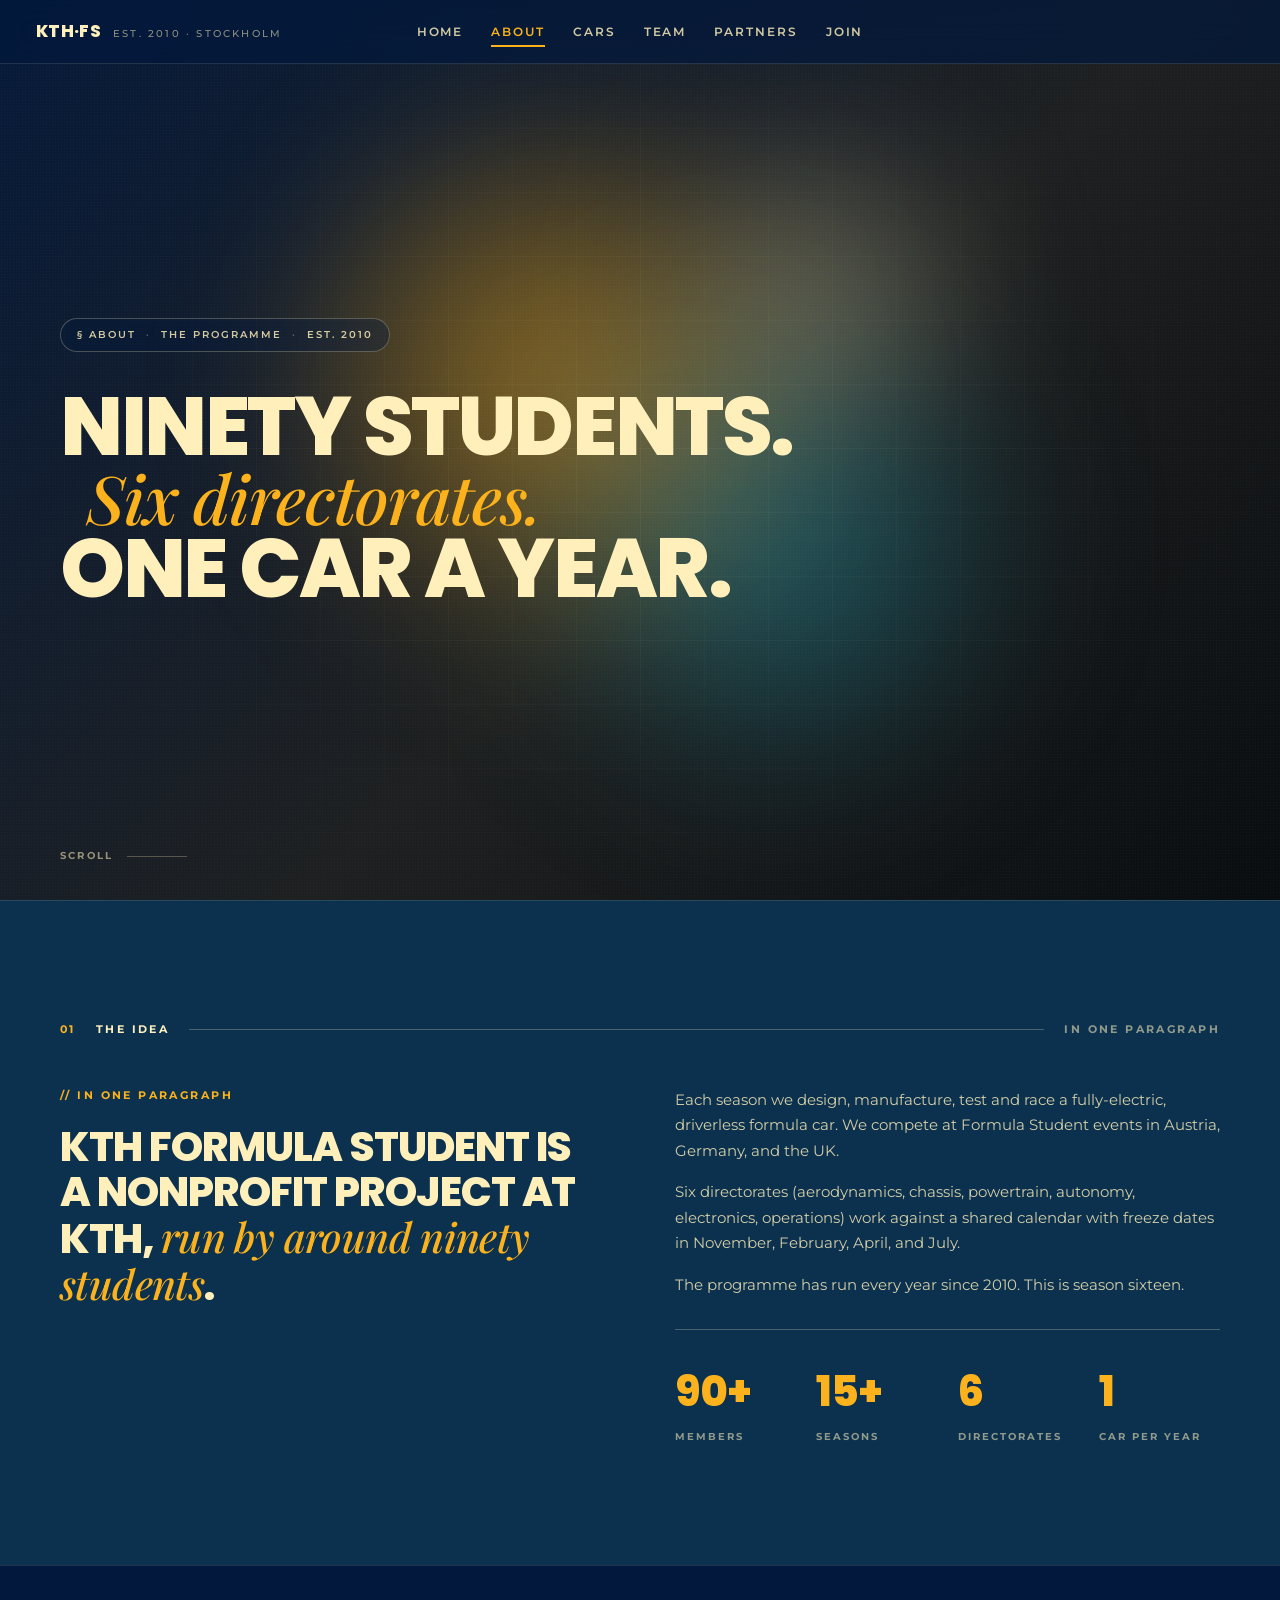
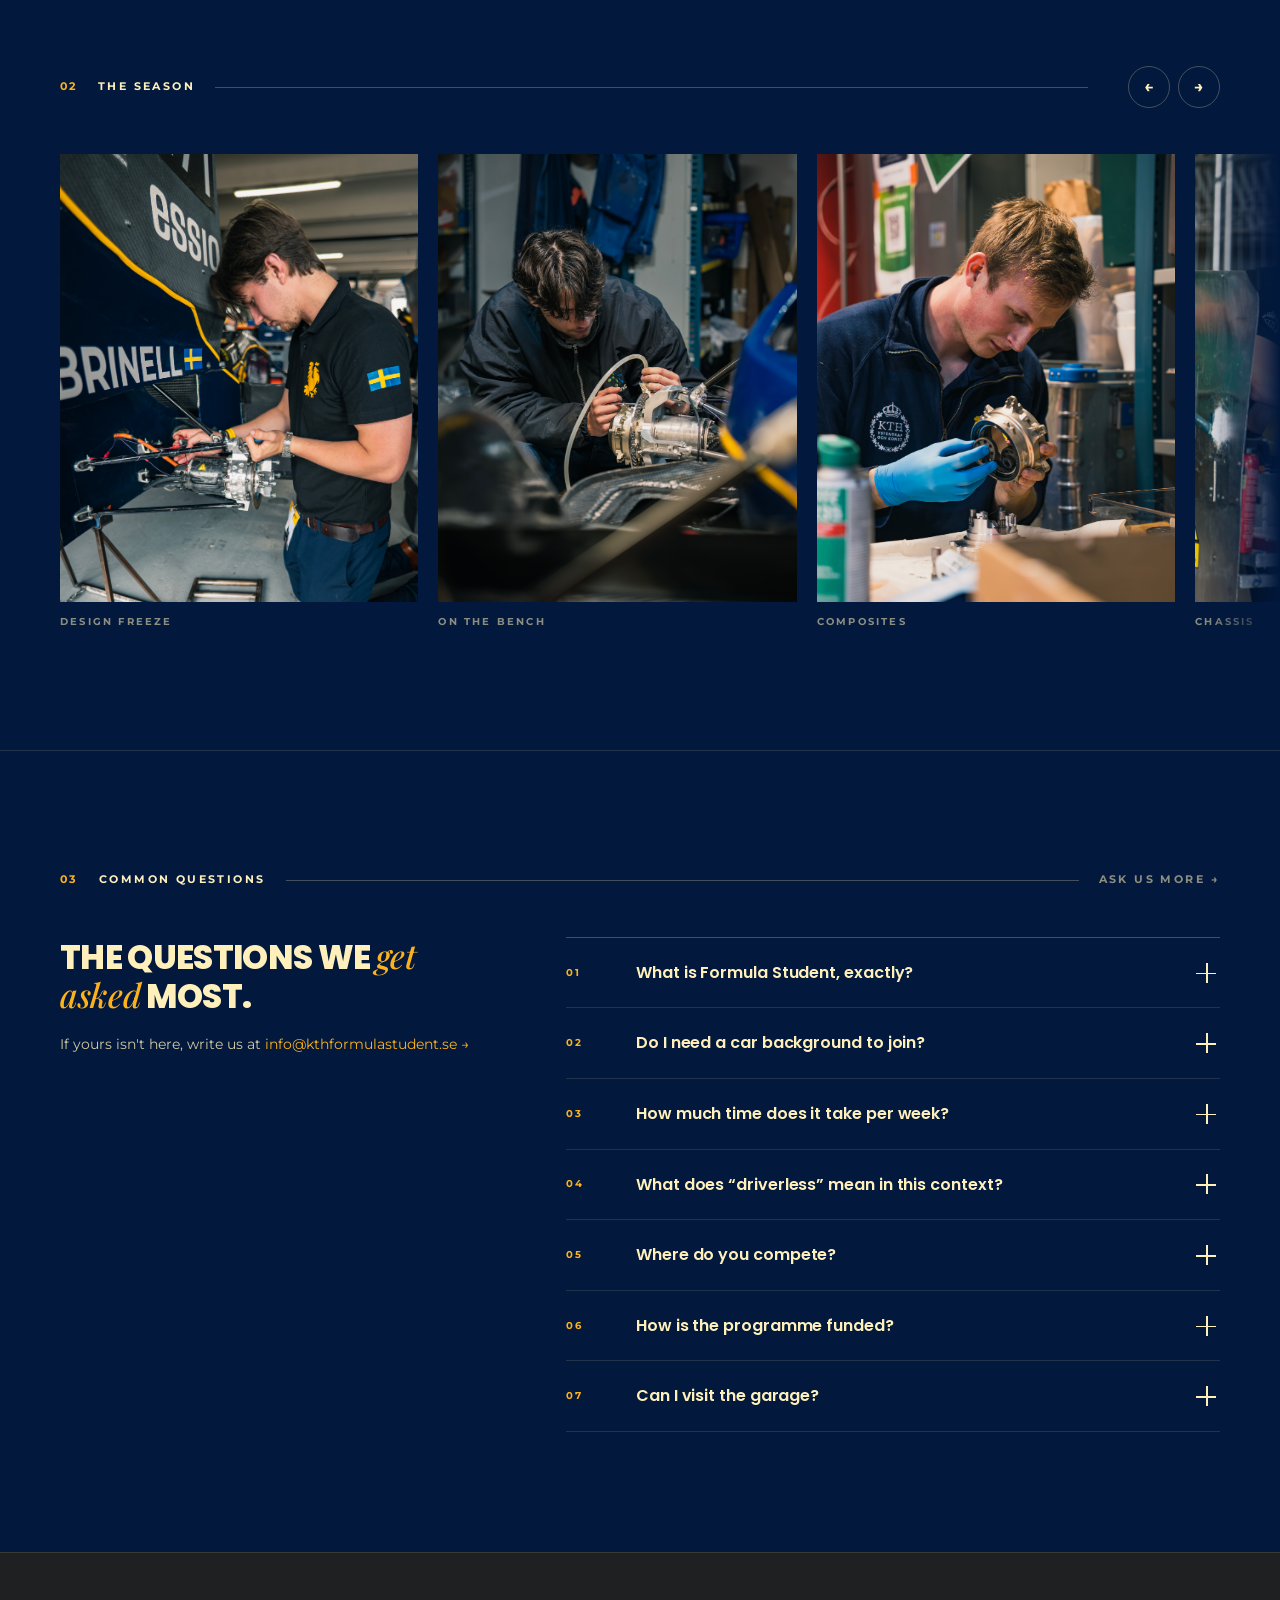
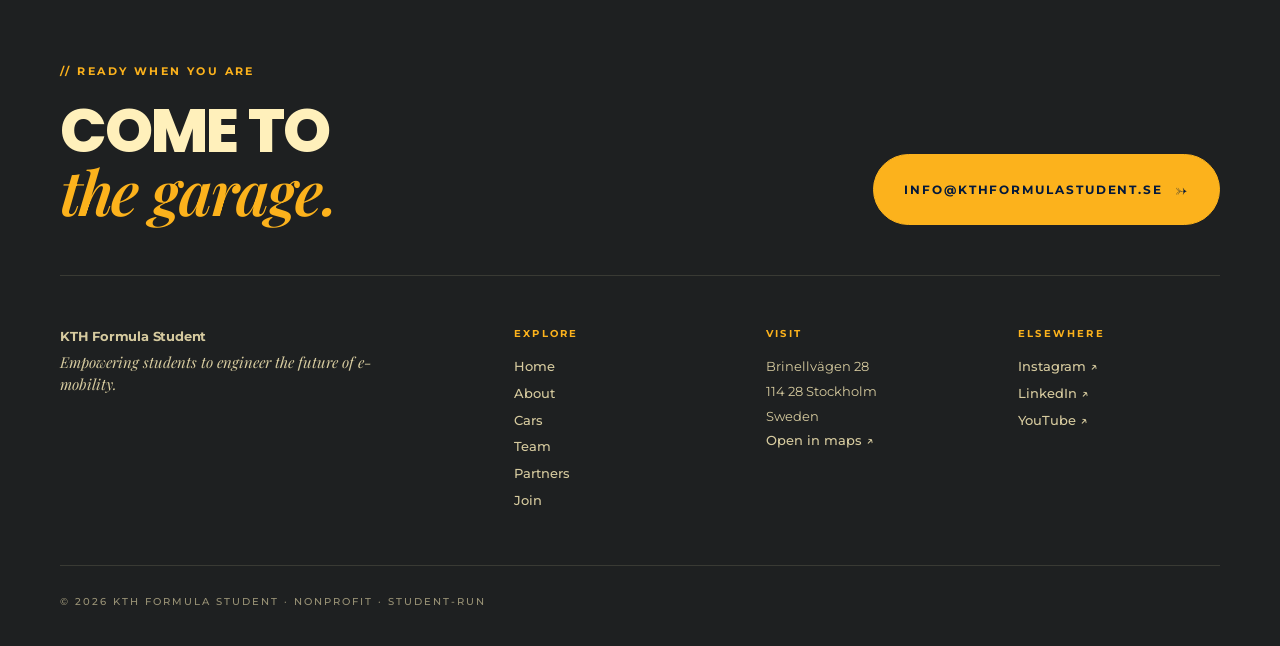
<file: about.html>
<!DOCTYPE html>
<html lang="en">
<head>
<meta charset="UTF-8" />
<meta name="viewport" content="width=device-width, initial-scale=1.0" />
<title>About · KTH Formula Student</title>
<link rel="preconnect" href="https://fonts.googleapis.com" />
<link rel="preconnect" href="https://fonts.gstatic.com" crossorigin />
<link href="https://fonts.googleapis.com/css2?family=Poppins:wght@300;400;500;600;700;800;900&family=Playfair+Display:ital,wght@0,500;0,600;0,700;1,400;1,500;1,600;1,700&family=Montserrat:wght@300;400;500;600;700&display=swap" rel="stylesheet" />
<link rel="stylesheet" href="styles.css" />
</head>
<body data-page="about">

<!-- =============== NAV =============== -->
<header class="anav" id="anav">
  <a href="index.html" class="anav__brand">
    <span class="anav__brand-mark">KTH·FS</span>
    <span class="anav__brand-sub">Est. 2010 · Stockholm</span>
  </a>
  <nav class="anav__links" id="anavLinks">
    <a href="index.html">Home</a>
    <a href="about.html" class="is-current">About</a>
    <a href="cars.html">Cars</a>
    <a href="team.html">Team</a>
    <a href="partners.html">Partners</a>
    <a href="join.html">Join</a>
  </nav>
  <div class="anav__actions">
    <button class="anav__toggle" aria-label="Toggle menu" aria-expanded="false" aria-controls="anavLinks">
      <span></span><span></span><span></span>
    </button>
  </div>
</header>

<main>

<!-- =============== HERO (cursor-aurora) =============== -->
<section class="ahero" id="ahero">
  <div class="ahero__aurora" aria-hidden="true">
    <div class="ahero__blob ahero__blob--1"></div>
    <div class="ahero__blob ahero__blob--2"></div>
    <div class="ahero__blob ahero__blob--3"></div>
  </div>
  <div class="ahero__grid" aria-hidden="true"></div>
  <div class="ahero__noise" aria-hidden="true"></div>

  <div class="ahero__over">
    <div class="ahero__eyebrow fade-in">
      <span>§ About</span><span class="sep">·</span>
      <span>The programme</span><span class="sep">·</span>
      <span>Est. 2010</span>
    </div>
    <h1 class="ahero__title fade-in" data-delay="1">
      <span>Ninety students.</span>
      <span class="serif">Six directorates.</span>
      <span>One car a year.</span>
    </h1>
  </div>

  <div class="ahero__scroll" aria-hidden="true">
    <span>Scroll</span>
    <span class="ahero__scroll-line"></span>
  </div>
</section>

<!-- =============== THE IDEA (.aabout) =============== -->
<section class="aabout">
  <header class="ash">
    <span class="ash__num">01</span>
    <span class="ash__label">The idea</span>
    <span class="ash__rule"></span>
    <span class="ash__meta">In one paragraph</span>
  </header>
  <div class="aabout__grid">
    <div class="fade-in">
      <p class="aabout__kicker">// In one paragraph</p>
      <h2 class="aabout__feature">
        KTH Formula Student is a nonprofit project at KTH, <em>run by around ninety students</em>.
      </h2>
    </div>
    <div class="aabout__body fade-in" data-delay="1">
      <p>
        Each season we design, manufacture, test and race a fully-electric, driverless formula car. We compete at Formula Student events in Austria, Germany, and the UK.
      </p>
      <p>
        Six directorates (aerodynamics, chassis, powertrain, autonomy, electronics, operations) work against a shared calendar with freeze dates in November, February, April, and July.
      </p>
      <p>
        The programme has run every year since 2010. This is season sixteen.
      </p>
      <ul class="aabout__stats">
        <li><b>90+</b><span>Members</span></li>
        <li><b>15+</b><span>Seasons</span></li>
        <li><b>6</b><span>Directorates</span></li>
        <li><b>1</b><span>Car per year</span></li>
      </ul>
    </div>
  </div>
</section>

<!-- =============== STRIP — horizontal scroll gallery =============== -->
<section class="strip">
  <div class="strip__inner">
    <header class="ash">
      <span class="ash__num">02</span>
      <span class="ash__label">The season</span>
      <span class="ash__rule"></span>
      <nav class="strip__nav">
        <button class="strip__btn" data-dir="prev" aria-label="Scroll strip left">←</button>
        <button class="strip__btn" data-dir="next" aria-label="Scroll strip right">→</button>
      </nav>
    </header>
    <div class="strip__scroller">
      <figure class="strip__shot">
        <img src="Pictures%20for%20website/websitepics-3.jpg" alt="" loading="lazy" />
        <figcaption>Design freeze</figcaption>
      </figure>
      <figure class="strip__shot">
        <img src="Pictures%20for%20website/websitepics-6.jpg" alt="" loading="lazy" />
        <figcaption>On the bench</figcaption>
      </figure>
      <figure class="strip__shot">
        <img src="Pictures%20for%20website/websitepics-8.jpg" alt="" loading="lazy" />
        <figcaption>Composites</figcaption>
      </figure>
      <figure class="strip__shot">
        <img src="Pictures%20for%20website/websitepics-11.jpg" alt="" loading="lazy" />
        <figcaption>Chassis</figcaption>
      </figure>
      <figure class="strip__shot">
        <img src="Pictures%20for%20website/websitepics-15.jpg" alt="" loading="lazy" />
        <figcaption>Powertrain</figcaption>
      </figure>
      <figure class="strip__shot">
        <img src="Pictures%20for%20website/websitepics-18.jpg" alt="" loading="lazy" />
        <figcaption>Battery</figcaption>
      </figure>
      <figure class="strip__shot">
        <img src="Pictures%20for%20website/websitepics-21.jpg" alt="" loading="lazy" />
        <figcaption>Harness</figcaption>
      </figure>
      <figure class="strip__shot">
        <img src="Pictures%20for%20website/websitepics-25.jpg" alt="" loading="lazy" />
        <figcaption>Shakedown</figcaption>
      </figure>
      <figure class="strip__shot">
        <img src="Pictures%20for%20website/websitepics-31.jpg" alt="" loading="lazy" />
        <figcaption>Testing</figcaption>
      </figure>
      <figure class="strip__shot">
        <img src="Pictures%20for%20website/websitepics-34.jpg" alt="" loading="lazy" />
        <figcaption>Scrutineering</figcaption>
      </figure>
      <figure class="strip__shot">
        <img src="Pictures%20for%20website/websitepics-37.jpg" alt="" loading="lazy" />
        <figcaption>Zeltweg</figcaption>
      </figure>
      <figure class="strip__shot">
        <img src="Pictures%20for%20website/websitepics-42.jpg" alt="" loading="lazy" />
        <figcaption>Hockenheim</figcaption>
      </figure>
    </div>
  </div>
</section>

<!-- =============== FAQ (.afaq) =============== -->
<section class="afaq">
  <header class="ash">
    <span class="ash__num">03</span>
    <span class="ash__label">Common questions</span>
    <span class="ash__rule"></span>
    <a href="mailto:info@kthformulastudent.se" class="ash__link">Ask us more →</a>
  </header>

  <div class="afaq__grid">
    <div class="afaq__side">
      <h2 class="afaq__side-title">
        The questions we <em>get asked</em> most.
      </h2>
      <p>If yours isn't here, write us at <a href="mailto:info@kthformulastudent.se">info@kthformulastudent.se →</a></p>
    </div>

    <ul class="afaq__list">
      <li class="afaq__item"><button class="afaq__q"><span class="afaq__q-num">01</span><span class="afaq__q-text">What is Formula Student, exactly?</span><span class="afaq__q-icon"></span></button><div class="afaq__a"><p>An international engineering design competition. Student teams design, build, and race a small formula-style car; events include static disciplines (business, cost, engineering design) and dynamic disciplines (acceleration, skid pad, autocross, endurance).</p></div></li>
      <li class="afaq__item"><button class="afaq__q"><span class="afaq__q-num">02</span><span class="afaq__q-text">Do I need a car background to join?</span><span class="afaq__q-icon"></span></button><div class="afaq__a"><p>No. We take students from any KTH programme. Aerospace and mechanical engineers are common, but we also hire from computer science, electrical, industrial, and design.</p></div></li>
      <li class="afaq__item"><button class="afaq__q"><span class="afaq__q-num">03</span><span class="afaq__q-text">How much time does it take per week?</span><span class="afaq__q-icon"></span></button><div class="afaq__a"><p>Around 10-15 hours per week during term, more through spring shakedown and the summer competition.</p></div></li>
      <li class="afaq__item"><button class="afaq__q"><span class="afaq__q-num">04</span><span class="afaq__q-text">What does &ldquo;driverless&rdquo; mean in this context?</span><span class="afaq__q-icon"></span></button><div class="afaq__a"><p>Our car runs Formula Student's driverless class: a full autonomy stack (perception, planning, control) drives the car around cone-defined tracks with no human on board. Human-driven configurations are a separate discipline.</p></div></li>
      <li class="afaq__item"><button class="afaq__q"><span class="afaq__q-num">05</span><span class="afaq__q-text">Where do you compete?</span><span class="afaq__q-icon"></span></button><div class="afaq__a"><p>Primarily Formula Student Austria (Zeltweg) and Formula Student Germany (Hockenheim). We have also campaigned at Formula Student United Kingdom.</p></div></li>
      <li class="afaq__item"><button class="afaq__q"><span class="afaq__q-num">06</span><span class="afaq__q-text">How is the programme funded?</span><span class="afaq__q-icon"></span></button><div class="afaq__a"><p>Through a mix of principal and technical partnerships with industry, plus institutional support from KTH. All partnerships are managed by the Operations directorate.</p></div></li>
      <li class="afaq__item"><button class="afaq__q"><span class="afaq__q-num">07</span><span class="afaq__q-text">Can I visit the garage?</span><span class="afaq__q-icon"></span></button><div class="afaq__a"><p>Yes. The garage is at Brinellvägen 28. Email us to schedule a walkthrough.</p></div></li>
    </ul>
  </div>
</section>

</main>

<!-- =============== FOOTER =============== -->
<footer class="afooter">
  <div class="afooter__inner">
    <div class="afooter__cta">
      <div>
        <span class="afooter__eyebrow">// Ready when you are</span>
        <h2 class="afooter__title">Come to<br/><em>the&nbsp;garage.</em></h2>
      </div>
      <div class="afooter__actions">
        <a href="mailto:info@kthformulastudent.se" class="abtn abtn--amber abtn--xl">
          <span>info@kthformulastudent.se</span><span class="abtn__arrow">→</span>
        </a>
      </div>
    </div>

    <div class="afooter__grid">
      <div class="afooter__col afooter__col--brand">
        <div class="afooter__brand">KTH Formula Student</div>
        <p class="afooter__tag">Empowering students to engineer the future of e-mobility.</p>
      </div>
      <div class="afooter__col">
        <div class="afooter__label">Explore</div>
        <a href="index.html">Home</a>
        <a href="about.html">About</a>
        <a href="cars.html">Cars</a>
        <a href="team.html">Team</a>
        <a href="partners.html">Partners</a>
        <a href="join.html">Join</a>
      </div>
      <div class="afooter__col">
        <div class="afooter__label">Visit</div>
        <div>Brinellvägen 28</div>
        <div>114 28 Stockholm</div>
        <div>Sweden</div>
        <a href="https://maps.google.com/?q=Brinellv%C3%A4gen+28+Stockholm" target="_blank" rel="noopener">Open in maps ↗</a>
      </div>
      <div class="afooter__col">
        <div class="afooter__label">Elsewhere</div>
        <a href="https://www.instagram.com/kthformulastudent/" target="_blank" rel="noopener">Instagram ↗</a>
        <a href="https://www.linkedin.com/company/kth-formula-student/" target="_blank" rel="noopener">LinkedIn ↗</a>
        <a href="#">YouTube ↗</a>
      </div>
    </div>

    <div class="afooter__base">
      <span>© 2026 KTH Formula Student · Nonprofit · Student-run</span>
    </div>
  </div>
</footer>

<script src="script.js"></script>
</body>
</html>
</file>
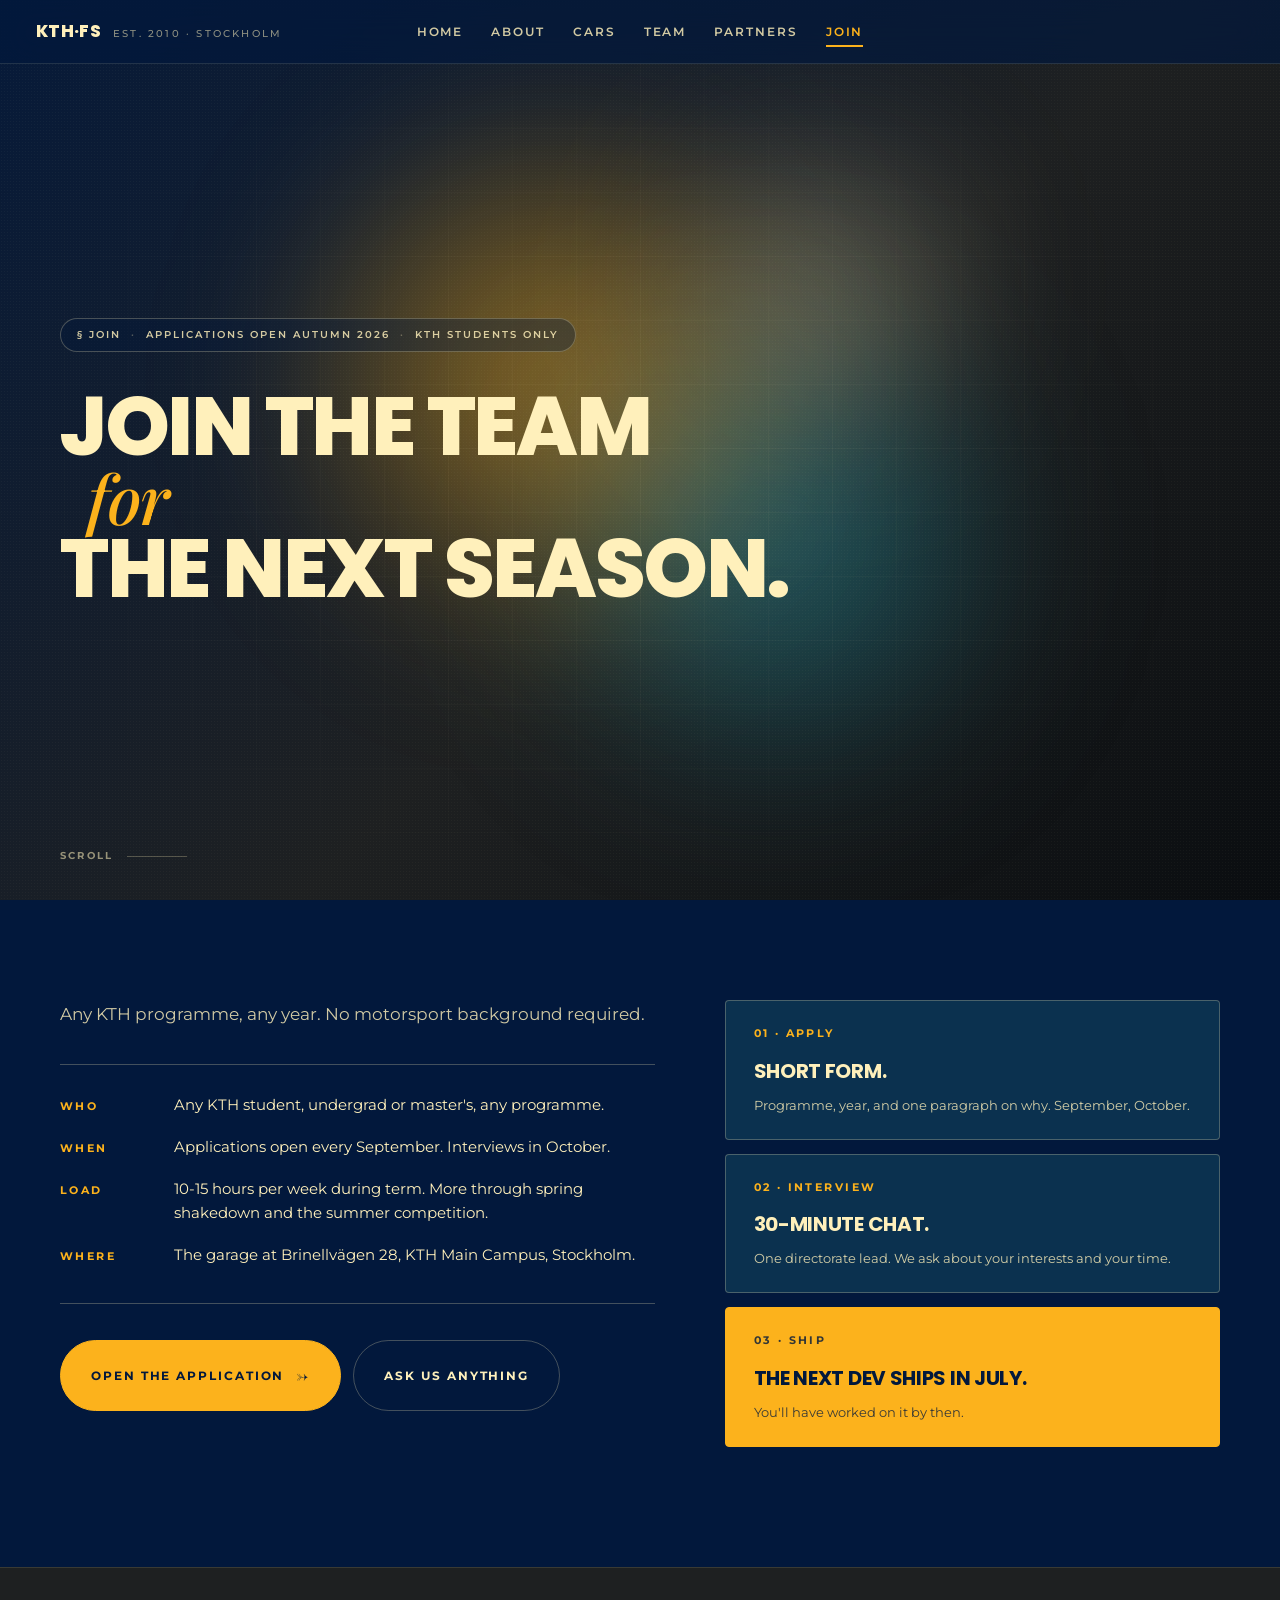
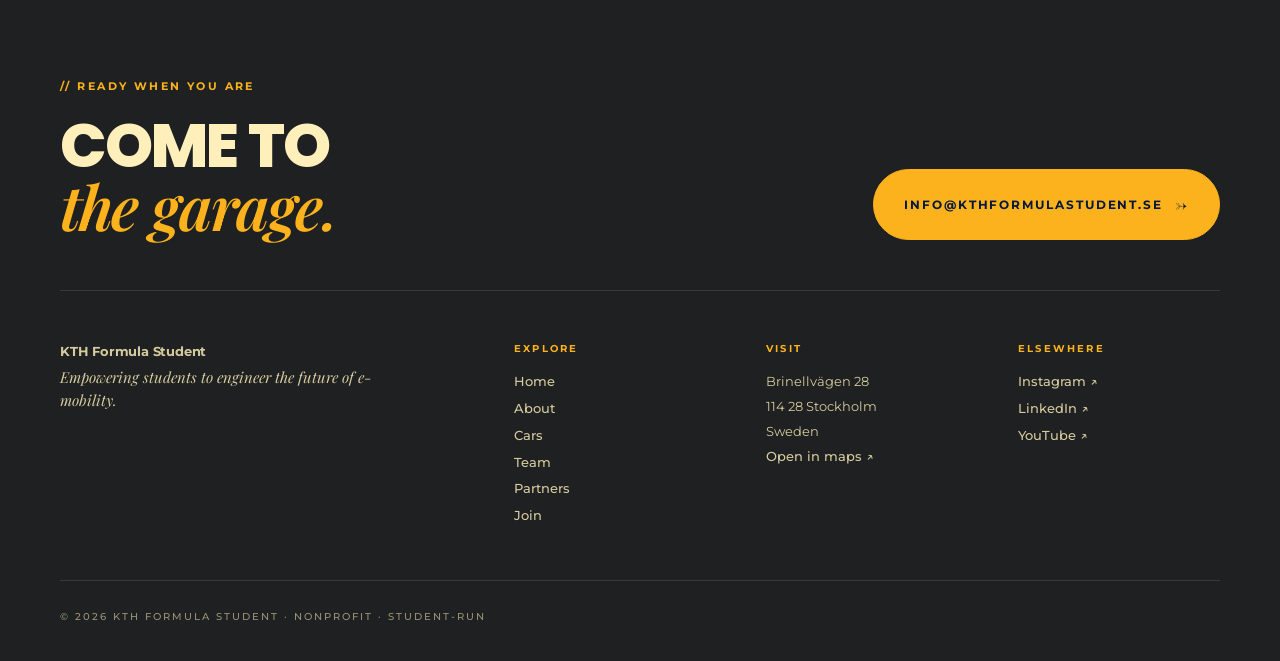
<file: join.html>
<!DOCTYPE html>
<html lang="en">
<head>
<meta charset="UTF-8" />
<meta name="viewport" content="width=device-width, initial-scale=1.0" />
<title>Join · KTH Formula Student</title>
<link rel="preconnect" href="https://fonts.googleapis.com" />
<link rel="preconnect" href="https://fonts.gstatic.com" crossorigin />
<link href="https://fonts.googleapis.com/css2?family=Poppins:wght@300;400;500;600;700;800;900&family=Playfair+Display:ital,wght@0,500;0,600;0,700;1,400;1,500;1,600;1,700&family=Montserrat:wght@300;400;500;600;700&display=swap" rel="stylesheet" />
<link rel="stylesheet" href="styles.css" />
</head>
<body data-page="join">

<!-- =============== NAV =============== -->
<header class="anav" id="anav">
  <a href="index.html" class="anav__brand">
    <span class="anav__brand-mark">KTH·FS</span>
    <span class="anav__brand-sub">Est. 2010 · Stockholm</span>
  </a>
  <nav class="anav__links" id="anavLinks">
    <a href="index.html">Home</a>
    <a href="about.html">About</a>
    <a href="cars.html">Cars</a>
    <a href="team.html">Team</a>
    <a href="partners.html">Partners</a>
    <a href="join.html" class="is-current">Join</a>
  </nav>
  <div class="anav__actions">
    <button class="anav__toggle" aria-label="Toggle menu" aria-expanded="false" aria-controls="anavLinks">
      <span></span><span></span><span></span>
    </button>
  </div>
</header>

<main>

<!-- =============== HERO (cursor-aurora) =============== -->
<section class="ahero" id="ahero">
  <div class="ahero__aurora" aria-hidden="true">
    <div class="ahero__blob ahero__blob--1"></div>
    <div class="ahero__blob ahero__blob--2"></div>
    <div class="ahero__blob ahero__blob--3"></div>
  </div>
  <div class="ahero__grid" aria-hidden="true"></div>
  <div class="ahero__noise" aria-hidden="true"></div>

  <div class="ahero__over">
    <div class="ahero__eyebrow fade-in">
      <span>§ Join</span><span class="sep">·</span>
      <span>Applications open autumn 2026</span><span class="sep">·</span>
      <span>KTH students only</span>
    </div>
    <h1 class="ahero__title fade-in" data-delay="1">
      <span>Join the team</span>
      <span class="serif">for</span>
      <span>the next season.</span>
    </h1>
  </div>

  <div class="ahero__scroll" aria-hidden="true">
    <span>Scroll</span>
    <span class="ahero__scroll-line"></span>
  </div>
</section>

<!-- =============== JOIN BODY =============== -->
<section class="ajoin">
  <div class="ajoin__grid">
    <div class="fade-in">
      <p class="ajoin__lede">
        Any KTH programme, any year. No motorsport background required.
      </p>
      <ul class="ajoin__points">
        <li>
          <span class="ajp__k">Who</span>
          <span class="ajp__v">Any KTH student, undergrad or master's, any programme.</span>
        </li>
        <li>
          <span class="ajp__k">When</span>
          <span class="ajp__v">Applications open every September. Interviews in October.</span>
        </li>
        <li>
          <span class="ajp__k">Load</span>
          <span class="ajp__v">10-15 hours per week during term. More through spring shakedown and the summer competition.</span>
        </li>
        <li>
          <span class="ajp__k">Where</span>
          <span class="ajp__v">The garage at Brinellvägen 28, KTH Main Campus, Stockholm.</span>
        </li>
      </ul>

      <div class="ajoin__cta">
        <a href="#" class="abtn abtn--amber abtn--xl">
          <span>Open the application</span><span class="abtn__arrow">→</span>
        </a>
        <a href="mailto:info@kthformulastudent.se" class="abtn abtn--ghost abtn--xl">
          <span>Ask us anything</span>
        </a>
      </div>
    </div>

    <aside class="ajoin__side fade-in" data-delay="1">
      <div class="ajoin__card">
        <span class="ajoin__card-num">01 · Apply</span>
        <h3>Short form.</h3>
        <p>Programme, year, and one paragraph on why. September, October.</p>
      </div>
      <div class="ajoin__card">
        <span class="ajoin__card-num">02 · Interview</span>
        <h3>30-minute chat.</h3>
        <p>One directorate lead. We ask about your interests and your time.</p>
      </div>
      <div class="ajoin__card ajoin__card--accent">
        <span class="ajoin__card-num">03 · Ship</span>
        <h3>The next DeV ships in July.</h3>
        <p>You'll have worked on it by then.</p>
      </div>
    </aside>
  </div>
</section>

</main>

<!-- =============== FOOTER =============== -->
<footer class="afooter">
  <div class="afooter__inner">
    <div class="afooter__cta">
      <div>
        <span class="afooter__eyebrow">// Ready when you are</span>
        <h2 class="afooter__title">Come to<br/><em>the&nbsp;garage.</em></h2>
      </div>
      <div class="afooter__actions">
        <a href="mailto:info@kthformulastudent.se" class="abtn abtn--amber abtn--xl">
          <span>info@kthformulastudent.se</span><span class="abtn__arrow">→</span>
        </a>
      </div>
    </div>

    <div class="afooter__grid">
      <div class="afooter__col afooter__col--brand">
        <div class="afooter__brand">KTH Formula Student</div>
        <p class="afooter__tag">Empowering students to engineer the future of e-mobility.</p>
      </div>
      <div class="afooter__col">
        <div class="afooter__label">Explore</div>
        <a href="index.html">Home</a>
        <a href="about.html">About</a>
        <a href="cars.html">Cars</a>
        <a href="team.html">Team</a>
        <a href="partners.html">Partners</a>
        <a href="join.html">Join</a>
      </div>
      <div class="afooter__col">
        <div class="afooter__label">Visit</div>
        <div>Brinellvägen 28</div>
        <div>114 28 Stockholm</div>
        <div>Sweden</div>
        <a href="https://maps.google.com/?q=Brinellv%C3%A4gen+28+Stockholm" target="_blank" rel="noopener">Open in maps ↗</a>
      </div>
      <div class="afooter__col">
        <div class="afooter__label">Elsewhere</div>
        <a href="https://www.instagram.com/kthformulastudent/" target="_blank" rel="noopener">Instagram ↗</a>
        <a href="https://www.linkedin.com/company/kth-formula-student/" target="_blank" rel="noopener">LinkedIn ↗</a>
        <a href="#">YouTube ↗</a>
      </div>
    </div>

    <div class="afooter__base">
      <span>© 2026 KTH Formula Student · Nonprofit · Student-run</span>
    </div>
  </div>
</footer>

<script src="script.js"></script>
</body>
</html>
</file>
<file: styles.css>
/* ========================================================================
   KTH FORMULA STUDENT · Mockup 6 (working: "motion")
   Base vocabulary from mockups 4 (Vision) and 5 (Aurora).
   Sections: hero · vision · afilm · pillars · vnums · ahall · apart · afooter
   ======================================================================== */

:root {
  --navy:       #02183c;
  --navy-2:     #0b314f;
  --ink:        #1e2021;
  --teal:       #1d7583;
  --amber:      #fcb21c;
  --amber-2:    #ffc24a;
  --amber-soft: #ffd56e;
  --cream:      #fff0bb;
  --paper:      #fff8dd;

  --line:    rgba(255, 240, 187, 0.12);
  --line-2:  rgba(255, 240, 187, 0.26);
  --muted:   rgba(255, 240, 187, 0.55);
  --soft:    rgba(255, 240, 187, 0.82);

  --display: 'Poppins', 'Helvetica Neue', Arial, sans-serif;
  --serif:   'Playfair Display', 'Times New Roman', serif;
  --sans:    'Montserrat', -apple-system, system-ui, sans-serif;
}

*, *::before, *::after { box-sizing: border-box; margin: 0; padding: 0; }
html {
  scroll-behavior: smooth;
  scroll-padding-top: 90px; /* keep anchor targets below the fixed nav */
}

body {
  font-family: var(--sans);
  background: var(--navy);
  color: var(--cream);
  font-size: 16px;
  line-height: 1.6;
  font-weight: 400;
  overflow-x: hidden;
  -webkit-font-smoothing: antialiased;
  -moz-osx-font-smoothing: grayscale;
}

a { color: inherit; text-decoration: none; }
img { max-width: 100%; display: block; }
button { font: inherit; background: none; border: 0; color: inherit; cursor: pointer; }

::selection { background: var(--amber); color: var(--navy); }

/* ---- Focus-visible for keyboard users ---- */
a:focus-visible,
button:focus-visible {
  outline: 2px solid var(--amber);
  outline-offset: 3px;
  border-radius: 2px;
}
.anav__toggle:focus-visible,
.ppartner:focus-visible,
.hcar:focus-visible,
.pillar:focus-visible,
.alead:focus-visible,
.chap:focus-visible { outline-offset: 2px; }

.dot {
  display: inline-block;
  width: 8px; height: 8px;
  background: var(--amber);
  border-radius: 50%;
  animation: dotPulse 2s ease-in-out infinite;
}
.dot--amber { background: var(--amber); }
.dot--cream { background: var(--cream); }
@keyframes dotPulse {
  0%,100% { opacity: 1; transform: scale(1); }
  50%     { opacity: 0.45; transform: scale(0.7); }
}
.sep { opacity: 0.35; }

/* =============================================================
   NAV (from mockup 5)
============================================================= */
.anav {
  position: fixed; inset: 0 0 auto 0;
  z-index: 100;
  display: grid;
  grid-template-columns: 1fr auto 1fr;
  align-items: center;
  gap: 40px;
  padding: 18px 36px;
  background: rgba(2, 24, 60, 0.72);
  backdrop-filter: blur(16px);
  -webkit-backdrop-filter: blur(16px);
  border-bottom: 1px solid var(--line);
  transition: box-shadow 0.3s ease;
}
.anav.is-scrolled { box-shadow: 0 20px 50px -30px rgba(0, 0, 0, 0.8); }
.anav__brand { display: flex; align-items: baseline; gap: 12px; }
.anav__brand-mark {
  font-family: var(--display);
  font-weight: 800;
  font-size: 17px;
  letter-spacing: 0.02em;
  color: var(--cream);
}
.anav__brand-sub {
  font-family: var(--sans);
  font-size: 10px;
  font-weight: 500;
  letter-spacing: 0.22em;
  text-transform: uppercase;
  color: var(--muted);
}
.anav__links {
  justify-self: center;
  display: flex; gap: 28px;
}
.anav__links a {
  font-family: var(--sans);
  font-size: 12px;
  font-weight: 600;
  letter-spacing: 0.16em;
  text-transform: uppercase;
  color: var(--soft);
  padding: 4px 0;
  position: relative;
  transition: color 0.25s;
}
.anav__links a::after {
  content: '';
  position: absolute; left: 0; bottom: -2px;
  width: 0; height: 2px;
  background: var(--amber);
  transition: width 0.3s cubic-bezier(0.65, 0, 0.35, 1);
}
.anav__links a:hover { color: var(--cream); }
.anav__links a:hover::after,
.anav__links a.is-current::after { width: 100%; }
.anav__links a.is-current { color: var(--amber); }

.anav__actions {
  justify-self: end;
  display: flex; align-items: center; gap: 16px;
}
/* Hamburger toggle */
.anav__toggle {
  display: none;
  width: 42px; height: 42px;
  padding: 0;
  background: transparent;
  border: 1px solid var(--line-2);
  border-radius: 50%;
  position: relative;
  cursor: pointer;
  transition: border-color 0.3s, background 0.3s;
}
.anav__toggle:hover { border-color: var(--amber); }
.anav__toggle span {
  position: absolute;
  left: 11px; right: 11px;
  height: 1.5px;
  background: var(--cream);
  transition: transform 0.35s cubic-bezier(0.65, 0, 0.35, 1), opacity 0.2s, top 0.35s;
}
.anav__toggle span:nth-child(1) { top: 14px; }
.anav__toggle span:nth-child(2) { top: 20px; }
.anav__toggle span:nth-child(3) { top: 26px; }
.anav.is-open .anav__toggle { background: var(--amber); border-color: var(--amber); }
.anav.is-open .anav__toggle span { background: var(--navy); }
.anav.is-open .anav__toggle span:nth-child(1) { top: 20px; transform: rotate(45deg); }
.anav.is-open .anav__toggle span:nth-child(2) { opacity: 0; }
.anav.is-open .anav__toggle span:nth-child(3) { top: 20px; transform: rotate(-45deg); }

body.is-nav-open { overflow: hidden; }

/* =============================================================
   BUTTONS (from mockup 5)
============================================================= */
.abtn {
  display: inline-flex;
  align-items: center;
  gap: 12px;
  padding: 15px 22px;
  border: 1.5px solid currentColor;
  border-radius: 999px;
  font-family: var(--sans);
  font-size: 11px;
  font-weight: 700;
  letter-spacing: 0.16em;
  text-transform: uppercase;
  cursor: pointer;
  transition: transform 0.3s cubic-bezier(0.22, 1, 0.36, 1),
              background 0.3s, color 0.3s, box-shadow 0.3s;
}
.abtn--sm { padding: 9px 16px; font-size: 10px; }
.abtn--xl { padding: 20px 30px; font-size: 12px; }

.abtn--amber {
  background: var(--amber);
  color: var(--navy);
  border-color: var(--amber);
}
.abtn--amber:hover {
  background: var(--cream);
  border-color: var(--cream);
  transform: translateY(-2px);
  box-shadow: 0 14px 40px -16px rgba(252, 178, 28, 0.55);
}
.abtn--ghost {
  background: transparent;
  color: var(--cream);
  border-color: var(--line-2);
}
.abtn--ghost:hover {
  background: var(--cream);
  color: var(--navy);
  border-color: var(--cream);
  transform: translateY(-2px);
}
.abtn__arrow {
  font-family: var(--serif);
  font-size: 18px;
  transition: transform 0.3s;
}
.abtn:hover .abtn__arrow { transform: translateX(6px); }

/* =============================================================
   SECTION HEADERS (both prefixes kept, nearly identical)
============================================================= */
.vsh, .ash {
  display: flex; align-items: center; gap: 20px;
  margin-bottom: 48px;
  font-family: var(--sans);
  font-size: 11px;
  font-weight: 700;
  letter-spacing: 0.22em;
  text-transform: uppercase;
  color: var(--muted);
}
.vsh { margin-bottom: 60px; font-weight: 600; letter-spacing: 0.2em; }
.vsh__num,  .ash__num   { color: var(--amber); font-weight: 700; }
.vsh__label, .ash__label { color: var(--cream); }
.vsh__rule, .ash__rule  { flex: 1; height: 1px; background: var(--line-2); }
.vsh__meta, .vsh__link,
.ash__meta, .ash__link  { color: var(--muted); }
.vsh__link:hover, .ash__link:hover { color: var(--amber); }
.ash--light .ash__label, .vsh--light .vsh__label { color: var(--cream); }

/* =============================================================
   REVEAL UTILITIES
============================================================= */
.fade-in {
  opacity: 0;
  transform: translateY(28px);
  transition: opacity 0.9s ease-out, transform 0.9s cubic-bezier(0.22, 1, 0.36, 1);
}
.fade-in.is-shown { opacity: 1; transform: translateY(0); }

.fade-in[data-delay="1"] { transition-delay: 0.1s; }
.fade-in[data-delay="2"] { transition-delay: 0.2s; }
.fade-in[data-delay="3"] { transition-delay: 0.3s; }
.fade-in[data-delay="4"] { transition-delay: 0.4s; }
.fade-in[data-delay="5"] { transition-delay: 0.5s; }

@media (prefers-reduced-motion: reduce) {
  .fade-in { opacity: 1; transform: none; transition: none; }
}

/* ---- SVG stroke draw-in on scroll ---- */
.draw-in {
  stroke-dasharray: 2000;
  stroke-dashoffset: 2000;
}
.draw-in.is-drawn {
  animation: drawStroke 2s cubic-bezier(0.65, 0, 0.35, 1) forwards;
}
@keyframes drawStroke { to { stroke-dashoffset: 0; } }

@media (prefers-reduced-motion: reduce) {
  .draw-in { stroke-dasharray: none; stroke-dashoffset: 0; animation: none; }
}

/* =============================================================
   PHOTO PLACEHOLDER
   Swap `.photo__box` with `<img>` later. The figcaption stays.
============================================================= */
.photo { position: relative; margin: 0; }
.photo__box {
  position: relative;
  width: 100%;
  background:
    linear-gradient(135deg, rgba(252, 178, 28, 0.08), transparent 55%),
    repeating-linear-gradient(45deg,
      rgba(255, 240, 187, 0.045) 0 12px,
      transparent 12px 24px),
    var(--navy-2);
  border: 1px dashed var(--line-2);
  border-radius: 4px;
  overflow: hidden;
}
.photo__box::before {
  content: '';
  position: absolute;
  inset: 10px;
  border: 1px solid var(--line);
  border-radius: 2px;
  pointer-events: none;
}
.photo__box::after {
  content: 'IMAGE · PLACEHOLDER';
  position: absolute;
  inset: 0;
  display: flex;
  align-items: center;
  justify-content: center;
  font-family: var(--sans);
  font-size: 10px;
  font-weight: 700;
  letter-spacing: 0.3em;
  color: var(--muted);
}
.photo--1-1  .photo__box { aspect-ratio: 1 / 1; }
.photo--4-3  .photo__box { aspect-ratio: 4 / 3; }
.photo--3-2  .photo__box { aspect-ratio: 3 / 2; }
.photo--3-4  .photo__box { aspect-ratio: 3 / 4; }
.photo--16-9 .photo__box { aspect-ratio: 16 / 9; }
.photo__caption {
  font-family: var(--sans);
  font-size: 10px;
  font-weight: 700;
  letter-spacing: 0.22em;
  text-transform: uppercase;
  color: var(--muted);
  margin-top: 12px;
}
.photo img {
  width: 100%;
  height: 100%;
  object-fit: cover;
  display: block;
}
/* When a slot has a real image, drop the placeholder decoration. */
.photo__box:has(> img) {
  background: var(--navy-2);
  border-style: solid;
  border-color: transparent;
}
.photo__box:has(> img)::before,
.photo__box:has(> img)::after { content: none; }

/* =============================================================
   HERO
============================================================= */
.hero {
  position: relative;
  width: 100%;
  height: 100vh;
  min-height: 640px;
  overflow: hidden;
  isolation: isolate;
  background: var(--ink);
}

.hero__video {
  position: absolute;
  inset: 0;
  width: 100%;
  height: 100%;
  object-fit: cover;
  z-index: 0;
  background: #000;
}

.hero__scrim {
  position: absolute;
  inset: 0;
  z-index: 1;
  background:
    linear-gradient(180deg,
      rgba(2, 24, 60, 0.55) 0%,
      rgba(2, 24, 60, 0.20) 35%,
      rgba(2, 24, 60, 0.55) 70%,
      rgba(2, 24, 60, 0.94) 100%),
    radial-gradient(ellipse at 15% 85%, rgba(252, 178, 28, 0.10), transparent 55%);
}

.hero__content {
  position: absolute;
  left: 0; right: 0;
  bottom: clamp(80px, 12vh, 140px);
  z-index: 2;
  padding: 0 clamp(24px, 5vw, 72px);
  max-width: 1400px;
  margin: 0 auto;
}

.hero__eyebrow {
  font-family: var(--sans);
  font-size: 11px;
  font-weight: 600;
  letter-spacing: 0.28em;
  text-transform: uppercase;
  color: var(--amber);
  margin-bottom: 28px;
}

.hero__title {
  font-family: var(--display);
  font-weight: 700;
  font-size: clamp(40px, 10vw, 128px);
  line-height: 0.95;
  letter-spacing: -0.03em;
  text-transform: uppercase;
  color: var(--cream);
  max-width: 14ch;
}
.hero__title em {
  font-family: var(--serif);
  font-style: italic;
  font-weight: 500;
  text-transform: none;
  letter-spacing: -0.01em;
  color: var(--amber);
}

.hero__sub {
  font-family: var(--sans);
  font-weight: 300;
  font-size: clamp(16px, 1.3vw, 18px);
  line-height: 1.6;
  color: var(--soft);
  max-width: 48ch;
  margin-top: 28px;
}

.hero__scroll {
  position: absolute;
  right: clamp(24px, 5vw, 72px);
  bottom: clamp(32px, 5vh, 48px);
  z-index: 2;
  display: flex;
  flex-direction: column;
  align-items: center;
  gap: 14px;
  font-family: var(--sans);
  font-weight: 500;
  font-size: 10px;
  letter-spacing: 0.3em;
  color: var(--muted);
}

.hero__scroll-line {
  width: 1px;
  height: 48px;
  background: linear-gradient(180deg, var(--amber), transparent);
  animation: scroll-pulse 2.4s ease-in-out infinite;
  transform-origin: top;
}

@keyframes scroll-pulse {
  0%, 100% { transform: scaleY(0.3); opacity: 0.3; }
  50%      { transform: scaleY(1);   opacity: 0.9; }
}

/* =============================================================
   VISION  (About us, from mockup 4 + extra motion + image slot)
============================================================= */
.vision {
  position: relative;
  padding: 140px 80px;
  background: var(--navy-2);
  overflow: hidden;
}
.vision__inner {
  max-width: 1180px;
  margin: 0 auto;
  position: relative;
}
.vision__seal {
  position: absolute;
  top: -30px; right: 0;
  width: 180px; height: 180px;
  color: var(--amber);
  opacity: 0.75;
  animation: slowSpinSeal 90s linear infinite;
}
@keyframes slowSpinSeal {
  from { transform: rotate(0deg); }
  to   { transform: rotate(360deg); }
}
.vision__kicker {
  font-family: var(--sans);
  font-size: 11px;
  font-weight: 600;
  text-transform: uppercase;
  letter-spacing: 0.22em;
  color: var(--amber);
  margin-bottom: 28px;
}
.vision__title {
  font-family: var(--serif);
  font-weight: 500;
  font-size: clamp(32px, 4.6vw, 68px);
  line-height: 1.08;
  letter-spacing: -0.015em;
  color: var(--cream);
  max-width: 22ch;
  margin-bottom: 54px;
}
.vision__title em {
  font-style: italic;
  color: var(--amber);
  font-weight: 500;
}
.vision__title .hl {
  position: relative;
  display: inline-block;
  color: var(--cream);
  font-style: italic;
  font-weight: 600;
  z-index: 1;
}
.vision__title .hl::after {
  content: '';
  position: absolute;
  left: -4px; right: -4px; bottom: 2px;
  height: 10px;
  background: var(--amber);
  opacity: 0.35;
  z-index: -1;
  border-radius: 2px;
  transform: scaleX(0);
  transform-origin: left center;
  transition: transform 0.9s cubic-bezier(0.65, 0, 0.35, 1);
}
.vision__title.is-shown .hl:nth-of-type(1)::after { transform: scaleX(1); transition-delay: 0.5s; }
.vision__title.is-shown .hl:nth-of-type(2)::after { transform: scaleX(1); transition-delay: 0.8s; }
.vision__title.is-shown .hl:nth-of-type(3)::after { transform: scaleX(1); transition-delay: 1.1s; }

.vision__cols {
  display: grid;
  grid-template-columns: 1fr 1fr;
  gap: 60px;
}
.vision__cols p {
  font-family: var(--serif);
  font-weight: 400;
  font-size: 18px;
  line-height: 1.6;
  color: var(--soft);
}
.vision__cols p strong {
  color: var(--cream);
  font-weight: 600;
  font-style: italic;
}

.vision__figure {
  margin: 70px 0 10px;
}
.vision__figure .photo__box { aspect-ratio: 21 / 9; }

.vision__sig {
  margin-top: 60px;
  display: flex; align-items: center; gap: 20px;
}
.vision__sig-rule {
  width: 60px; height: 1px; background: var(--amber);
  transform: scaleX(0);
  transform-origin: left center;
  transition: transform 0.9s cubic-bezier(0.22, 1, 0.36, 1) 0.2s;
}
.vision__sig.is-shown .vision__sig-rule { transform: scaleX(1); }
.vision__sig-text {
  font-family: var(--serif);
  font-style: italic;
  font-size: 15px;
  color: var(--muted);
}

/* =============================================================
   FILM — "A year, in one take" (from mockup 5)
============================================================= */
.afilm {
  padding: 140px 60px;
  background: var(--ink);
}
.afilm__grid {
  display: grid;
  grid-template-columns: 1fr 1.3fr;
  gap: 70px;
  align-items: center;
  max-width: 1300px;
  margin: 0 auto;
}
.afilm__title {
  font-family: var(--display);
  font-weight: 800;
  font-size: clamp(30px, 4vw, 60px);
  line-height: 1.05;
  letter-spacing: -0.025em;
  text-transform: uppercase;
  color: var(--cream);
  margin-bottom: 24px;
}
.afilm__title em {
  font-family: var(--serif);
  font-style: italic;
  font-weight: 600;
  text-transform: none;
  color: var(--amber);
}
.afilm__lede {
  font-family: var(--sans);
  font-weight: 400;
  font-size: 15px;
  line-height: 1.65;
  color: var(--soft);
  max-width: 44ch;
  margin-bottom: 28px;
}
.afilm__frame {
  position: relative;
  aspect-ratio: 16 / 9;
  background:
    radial-gradient(ellipse at 50% 50%, rgba(29, 117, 131, 0.4), transparent 70%),
    linear-gradient(135deg, var(--navy), var(--navy-2) 60%, var(--teal) 160%);
  border: 1px solid var(--line-2);
  overflow: hidden;
  cursor: pointer;
}
.afilm__frame::after {
  content: '';
  position: absolute;
  inset: 0;
  background: linear-gradient(180deg, rgba(2, 24, 60, 0.25) 0%, rgba(2, 24, 60, 0.65) 100%);
  z-index: 1;
  pointer-events: none;
}
.afilm__thumb {
  position: absolute;
  inset: 0;
  width: 100%;
  height: 100%;
  object-fit: cover;
  z-index: 0;
}
.afilm__scan,
.afilm__hud  { z-index: 2; }
.afilm__play { z-index: 3; }
.afilm__frame iframe {
  position: absolute;
  inset: 0;
  width: 100%;
  height: 100%;
  border: 0;
  z-index: 10;
}
.afilm__frame.is-playing .afilm__thumb,
.afilm__frame.is-playing .afilm__scan,
.afilm__frame.is-playing .afilm__play,
.afilm__frame.is-playing .afilm__hud { display: none; }
.afilm__frame.is-playing::after { display: none; }
.afilm__frame.is-playing { cursor: default; }
.afilm__scan {
  position: absolute; inset: 0;
  background: repeating-linear-gradient(
    0deg, transparent 0 3px, rgba(255, 240, 187, 0.03) 3px 4px
  );
}
.afilm__play {
  position: absolute; inset: 0;
  margin: auto;
  width: 108px; height: 108px;
  border: 2px solid var(--cream);
  border-radius: 50%;
  display: flex; align-items: center; justify-content: center;
  color: var(--cream);
  font-size: 24px;
  transition: transform 0.35s, background 0.3s, color 0.3s, border-color 0.3s;
  z-index: 2;
}
.afilm__frame:hover .afilm__play {
  transform: scale(1.08);
  background: var(--amber);
  color: var(--navy);
  border-color: var(--amber);
}
.afilm__hud {
  position: absolute; left: 20px; right: 20px; top: 20px;
  display: flex; justify-content: space-between;
  font-family: var(--sans);
  font-size: 10px;
  font-weight: 700;
  letter-spacing: 0.22em;
  text-transform: uppercase;
  color: var(--muted);
}

/* =============================================================
   PILLARS — "What we do" (from mockup 4 + per-pillar photo slot)
============================================================= */
.pillars {
  padding: 140px 80px;
  background: var(--navy);
}
.pillars__inner { max-width: 1400px; margin: 0 auto; }
.pillars__grid {
  display: grid;
  grid-template-columns: repeat(4, 1fr);
  gap: 20px;
}
.pillar {
  position: relative;
  padding: 0 0 32px;
  min-height: 420px;
  background: var(--navy-2);
  border: 1px solid var(--line);
  border-radius: 4px;
  display: flex; flex-direction: column;
  overflow: hidden;
  transition: transform 0.4s cubic-bezier(0.22, 1, 0.36, 1),
              border-color 0.4s, background 0.4s;
}
.pillar::before {
  content: '';
  position: absolute; top: 0; left: 0; right: 0;
  height: 3px;
  background: var(--line-2);
  transition: background 0.3s;
  z-index: 2;
}
.pillar:hover {
  transform: translateY(-6px);
  border-color: var(--line-2);
}
.pillar--amber::before { background: var(--amber); }
.pillar--teal::before  { background: var(--teal); }
.pillar--cream::before { background: var(--cream); }

.pillar__photo { margin: 0; }
.pillar__photo .photo__box {
  aspect-ratio: 4 / 3;
  border-radius: 0;
  border: 0;
  border-bottom: 1px solid var(--line);
}
.pillar__body {
  padding: 24px 26px 0;
  display: flex;
  flex-direction: column;
  gap: 16px;
  flex: 1;
}
.pillar__num {
  font-family: var(--sans);
  font-size: 10px;
  font-weight: 700;
  letter-spacing: 0.24em;
  color: var(--amber);
}
.pillar__title {
  font-family: var(--display);
  font-weight: 800;
  font-size: clamp(28px, 2.4vw, 36px);
  letter-spacing: -0.02em;
  line-height: 1;
  color: var(--cream);
  text-transform: uppercase;
}
.pillar--amber .pillar__title { color: var(--amber); }
.pillar--teal  .pillar__title { color: var(--teal); }
.pillar--cream .pillar__title { color: var(--cream); font-family: var(--serif); font-style: italic; text-transform: none; font-weight: 600; }

.pillar__desc {
  font-family: var(--sans);
  font-size: 14px;
  line-height: 1.55;
  color: var(--soft);
  font-weight: 400;
}
.pillar__tag {
  margin: auto 26px 0;
  font-family: var(--sans);
  font-size: 10px;
  font-weight: 600;
  letter-spacing: 0.2em;
  text-transform: uppercase;
  color: var(--muted);
  padding-top: 18px;
  border-top: 1px solid var(--line);
}

/* =============================================================
   NUMBERS — "By numbers" (from mockup 4)
============================================================= */
.vnums {
  padding: 120px 80px;
  background: var(--navy-2);
  border-top: 1px solid var(--line);
  border-bottom: 1px solid var(--line);
}
.vnums__inner { max-width: 1400px; margin: 0 auto; }
.vnums__grid {
  display: grid;
  grid-template-columns: repeat(4, 1fr);
  gap: 40px;
}
.vnums__cell {
  padding-top: 20px;
  border-top: 2px solid var(--amber);
}
.vnums__big {
  display: flex;
  align-items: flex-start;
  gap: 2px;
}
.vnums__v {
  font-family: var(--display);
  font-weight: 800;
  font-size: clamp(72px, 9vw, 148px);
  line-height: 0.88;
  letter-spacing: -0.045em;
  color: var(--cream);
}
.vnums__big em {
  font-family: var(--serif);
  font-style: italic;
  font-size: clamp(36px, 4vw, 60px);
  font-weight: 500;
  color: var(--amber);
  line-height: 1;
  margin-top: 10px;
}
.vnums__label {
  margin-top: 14px;
  font-family: var(--sans);
  font-size: 11px;
  font-weight: 600;
  text-transform: uppercase;
  letter-spacing: 0.18em;
  color: var(--muted);
  line-height: 1.5;
}

/* =============================================================
   HALL OF FAME (from mockup 5 — pure CSS hover-swap, no JS)
============================================================= */
.ahall {
  padding: 120px 60px;
  background: var(--navy-2);
  border-top: 1px solid var(--line);
  border-bottom: 1px solid var(--line);
}
.ahall__inner { max-width: 1400px; margin: 0 auto; }
.ahall__grid {
  display: grid;
  grid-template-columns: repeat(5, 1fr);
  gap: 16px;
}
.hcar {
  position: relative;
  display: flex; flex-direction: column;
  aspect-ratio: 4 / 5;
  background: var(--navy);
  border: 1px solid var(--line);
  overflow: hidden;
  transition: transform 0.5s cubic-bezier(0.22, 1, 0.36, 1), border-color 0.3s;
  --car-color: var(--amber);
}
.hcar:hover {
  transform: translateY(-10px);
  border-color: var(--car-color);
}
.hcar__base,
.hcar__hover {
  position: absolute;
  top: 0; left: 0; right: 0;
  height: 68%;
  display: flex; align-items: center; justify-content: center;
  padding: 18px 20px;
  transition: opacity 0.55s ease, transform 0.65s cubic-bezier(0.22, 1, 0.36, 1);
}
.hcar__base {
  background:
    radial-gradient(ellipse at 50% 95%, rgba(252, 178, 28, 0.08), transparent 60%),
    linear-gradient(180deg, var(--navy) 0%, #061e45 100%);
  opacity: 1;
}
.hcar__hover {
  background:
    radial-gradient(ellipse at 50% 50%, rgba(252, 178, 28, 0.14), transparent 65%),
    repeating-linear-gradient(0deg, transparent 0 22px, rgba(255, 240, 187, 0.035) 22px 23px),
    repeating-linear-gradient(90deg, transparent 0 22px, rgba(255, 240, 187, 0.035) 22px 23px),
    var(--ink);
  opacity: 0;
  transform: scale(1.04);
}
.hcar:hover .hcar__base {
  opacity: 0;
  transform: scale(0.96);
}
.hcar:hover .hcar__hover {
  opacity: 1;
  transform: scale(1);
}
.hcar__svg {
  width: 100%; height: auto;
  max-height: 100%;
}
.car-art {
  color: var(--car-color);
  filter: drop-shadow(0 12px 24px rgba(0, 0, 0, 0.45));
  transition: filter 0.45s ease;
}
.hcar:hover .car-art {
  filter: drop-shadow(0 16px 36px rgba(252, 178, 28, 0.22));
}
.hcar--c1 { --car-color: var(--amber); }
.hcar--c2 { --car-color: var(--cream); }
.hcar--c3 { --car-color: var(--teal); }
.hcar--c4 { --car-color: var(--amber-soft); }
.hcar--archive { --car-color: var(--muted); }
.car-defs { position: absolute; width: 0; height: 0; overflow: hidden; }
.hcar__badge {
  position: absolute;
  top: 14px; left: 14px;
  padding: 4px 10px;
  background: var(--amber);
  color: var(--navy);
  border-radius: 999px;
  font-family: var(--sans);
  font-size: 9px;
  font-weight: 700;
  letter-spacing: 0.22em;
  text-transform: uppercase;
  z-index: 2;
}
.hcar__caption {
  position: absolute;
  left: 0; right: 0; bottom: 0;
  padding: 20px 20px 22px;
  display: flex; flex-direction: column; gap: 4px;
  background: linear-gradient(180deg, transparent, var(--ink) 60%);
}
.hcar__year {
  font-family: var(--sans);
  font-size: 10px;
  font-weight: 700;
  letter-spacing: 0.22em;
  text-transform: uppercase;
  color: var(--amber);
}
.hcar__name {
  font-family: var(--display);
  font-size: 22px;
  font-weight: 800;
  letter-spacing: -0.012em;
  color: var(--cream);
  line-height: 1;
}
.hcar__tag {
  font-family: var(--serif);
  font-style: italic;
  font-size: 13px;
  color: var(--muted);
}
.hcar__archive-base,
.hcar__archive-hover {
  color: var(--cream);
  font-family: var(--display);
  font-weight: 700;
  font-size: 30px;
  letter-spacing: 0.04em;
  text-transform: uppercase;
}
.hcar__archive-hover {
  color: var(--amber);
  font-size: 32px;
  letter-spacing: 0.08em;
}

/* =============================================================
   PARTNERS (from mockup 5)
============================================================= */
.apart {
  padding: 48px 0 80px;
  background: var(--navy);
}
.apart > .ash { padding: 0 60px; max-width: 1400px; margin: 0 auto 28px; }
.apart__marq {
  background: var(--cream);
  color: var(--navy);
  border-top: 1px solid var(--navy);
  border-bottom: 1px solid var(--navy);
  overflow: hidden;
  padding: 44px 0;
  display: flex;
  gap: 56px;
}
.apart__track {
  display: flex;
  gap: 56px;
  flex-shrink: 0;
  white-space: nowrap;
  animation: aPartSlide 90s linear infinite;
  font-family: var(--display);
  font-weight: 800;
  font-size: clamp(28px, 3.4vw, 52px);
  letter-spacing: -0.008em;
  text-transform: uppercase;
  align-items: center;
}
.apart__track i { font-style: normal; color: var(--teal); }
@keyframes aPartSlide {
  from { transform: translateX(0); }
  to   { transform: translateX(calc(-100% - 56px)); }
}

/* =============================================================
   FOOTER (from mockup 5)
============================================================= */
.afooter {
  background: var(--ink);
  color: var(--soft);
  padding: 110px 60px 36px;
  border-top: 1px solid var(--line);
}
.afooter__inner { max-width: 1400px; margin: 0 auto; }
.afooter__cta {
  display: grid; grid-template-columns: 1.2fr 1fr;
  gap: 60px; align-items: end;
  padding-bottom: 50px; margin-bottom: 50px;
  border-bottom: 1px solid var(--line);
}
.afooter__eyebrow {
  display: block;
  font-family: var(--sans);
  font-size: 11px;
  font-weight: 700;
  letter-spacing: 0.22em;
  text-transform: uppercase;
  color: var(--amber);
  margin-bottom: 20px;
}
.afooter__title {
  font-family: var(--display);
  font-weight: 800;
  font-size: clamp(36px, 4.8vw, 72px);
  line-height: 0.98;
  letter-spacing: -0.03em;
  text-transform: uppercase;
  color: var(--cream);
}
.afooter__title em {
  font-family: var(--serif);
  font-style: italic;
  font-weight: 600;
  text-transform: none;
  color: var(--amber);
}
.afooter__actions {
  display: flex; flex-direction: column; gap: 12px; align-items: flex-end;
}
.afooter__grid {
  display: grid;
  grid-template-columns: 2fr 1fr 1fr 1fr;
  gap: 50px;
  margin-bottom: 48px;
}
.afooter__brand {
  font-family: var(--display);
  font-size: 22px;
  font-weight: 700;
  color: var(--cream);
  margin-bottom: 12px;
  letter-spacing: -0.015em;
}
.afooter__tag {
  font-family: var(--serif);
  font-style: italic;
  font-size: 15px;
  line-height: 1.5;
  max-width: 360px;
  color: var(--soft);
}
.afooter__label {
  font-family: var(--sans);
  font-size: 10px;
  font-weight: 700;
  letter-spacing: 0.22em;
  text-transform: uppercase;
  color: var(--amber);
  margin-bottom: 14px;
}
.afooter__col a {
  display: block;
  font-family: var(--sans);
  font-size: 13px;
  font-weight: 500;
  margin-bottom: 6px;
  color: var(--soft);
  transition: color 0.25s;
}
.afooter__col a:hover { color: var(--amber); }
.afooter__col > div:not(.afooter__label) {
  font-family: var(--sans);
  font-size: 13px;
  color: var(--soft);
  margin-bottom: 4px;
}
.afooter__base {
  display: flex; justify-content: space-between;
  padding-top: 28px;
  border-top: 1px solid var(--line);
  font-family: var(--sans);
  font-size: 10px;
  font-weight: 500;
  letter-spacing: 0.2em;
  text-transform: uppercase;
  color: var(--muted);
}

/* =============================================================
   AHERO — cursor-tracked aurora hero (shared across subpages)
============================================================= */
.ahero {
  position: relative;
  min-height: 100vh;
  overflow: hidden;
  background: linear-gradient(135deg, #061a3a 0%, var(--ink) 55%, #0a0d10 100%);
  display: flex;
  flex-direction: column;
  justify-content: center;
  --mx: 0px;
  --my: 0px;
}
.ahero__aurora {
  position: absolute;
  inset: -10%;
  pointer-events: none;
  z-index: 1;
  overflow: hidden;
}
.ahero__blob {
  position: absolute;
  top: 50%;
  left: 50%;
  border-radius: 50%;
  filter: blur(70px);
  mix-blend-mode: screen;
  will-change: transform;
  transition: transform 0.08s linear;
}
.ahero__blob--1 {
  width: 72vmin; height: 72vmin;
  margin: -36vmin 0 0 -36vmin;
  background: radial-gradient(circle, rgba(252, 178, 28, 0.55) 0%, rgba(252, 178, 28, 0) 65%);
  transform: translate(calc(var(--mx) * 0.5 - 10vmin), calc(var(--my) * 0.5 - 8vmin));
  animation: blobDrift1 22s ease-in-out infinite;
}
.ahero__blob--2 {
  width: 68vmin; height: 68vmin;
  margin: -34vmin 0 0 -34vmin;
  background: radial-gradient(circle, rgba(29, 117, 131, 0.7) 0%, rgba(29, 117, 131, 0) 65%);
  transform: translate(calc(var(--mx) * -0.4 + 15vmin), calc(var(--my) * -0.4 + 10vmin));
  animation: blobDrift2 28s ease-in-out infinite;
}
.ahero__blob--3 {
  width: 44vmin; height: 44vmin;
  margin: -22vmin 0 0 -22vmin;
  background: radial-gradient(circle, rgba(255, 240, 187, 0.35) 0%, rgba(255, 240, 187, 0) 65%);
  transform: translate(calc(var(--mx) * 0.25 + 20vmin), calc(var(--my) * 0.25 - 18vmin));
  animation: blobDrift3 18s ease-in-out infinite;
}
@keyframes blobDrift1 {
  0%,100% { filter: blur(70px) hue-rotate(0deg); }
  50%     { filter: blur(90px) hue-rotate(-6deg); }
}
@keyframes blobDrift2 {
  0%,100% { filter: blur(70px); }
  50%     { filter: blur(100px); }
}
@keyframes blobDrift3 {
  0%,100% { filter: blur(60px); opacity: 1; }
  50%     { filter: blur(80px); opacity: 0.65; }
}

.ahero__grid {
  position: absolute; inset: 0;
  background-image:
    linear-gradient(to right, rgba(255, 240, 187, 0.04) 1px, transparent 1px),
    linear-gradient(to bottom, rgba(255, 240, 187, 0.04) 1px, transparent 1px);
  background-size: 64px 64px;
  pointer-events: none;
  mask-image: radial-gradient(ellipse at center, black 15%, transparent 85%);
  -webkit-mask-image: radial-gradient(ellipse at center, black 15%, transparent 85%);
  z-index: 2;
}
.ahero__noise {
  position: absolute; inset: 0;
  pointer-events: none;
  z-index: 3;
  opacity: 0.06;
  background-image: radial-gradient(rgba(255, 240, 187, 0.6) 1px, transparent 1px);
  background-size: 3px 3px;
}

.ahero__scroll {
  position: absolute;
  left: 60px; bottom: 36px;
  display: inline-flex; align-items: center; gap: 14px;
  font-family: var(--sans);
  font-size: 10px;
  font-weight: 700;
  letter-spacing: 0.22em;
  text-transform: uppercase;
  color: var(--muted);
  z-index: 6;
}
.ahero__scroll-line {
  display: block;
  width: 60px; height: 1px;
  background: var(--line-2);
  position: relative; overflow: hidden;
}
.ahero__scroll-line::after {
  content: '';
  position: absolute; inset: 0;
  background: var(--amber);
  transform: translateX(-100%);
  animation: scrollHint 2.6s infinite;
}
@keyframes scrollHint {
  0%   { transform: translateX(-100%); }
  50%  { transform: translateX(0); }
  100% { transform: translateX(100%); }
}

.ahero__over {
  position: relative; z-index: 5;
  padding: clamp(110px, 16vh, 160px) clamp(20px, 5vw, 60px) clamp(60px, 10vh, 110px);
  max-width: 1200px;
  width: 100%;
}
.ahero__eyebrow {
  display: inline-flex; align-items: center; flex-wrap: wrap; gap: 10px;
  padding: 8px 16px;
  border: 1px solid var(--line-2);
  border-radius: 999px;
  background: rgba(2, 24, 60, 0.35);
  font-family: var(--sans);
  font-size: 10px;
  font-weight: 600;
  letter-spacing: 0.2em;
  text-transform: uppercase;
  color: var(--soft);
  margin-bottom: 36px;
}
.ahero__eyebrow .sep { opacity: 0.4; }
.ahero__title {
  font-family: var(--display);
  font-weight: 800;
  font-size: clamp(44px, 6.4vw, 96px);
  line-height: 0.95;
  letter-spacing: -0.03em;
  text-transform: uppercase;
  color: var(--cream);
  margin-bottom: 28px;
}
.ahero__title span { display: block; }
.ahero__title .serif {
  font-family: var(--serif);
  font-style: italic;
  font-weight: 500;
  text-transform: none;
  font-size: 0.82em;
  color: var(--amber);
  letter-spacing: -0.02em;
  padding-left: 0.4em;
}
.ahero__lede {
  font-family: var(--sans);
  font-weight: 400;
  font-size: clamp(15px, 1.15vw, 17px);
  color: var(--soft);
  max-width: 520px;
  margin-bottom: 32px;
  line-height: 1.65;
}

@media (prefers-reduced-motion: reduce) {
  .ahero__blob { animation: none; }
  .ahero__scroll-line::after { animation: none; }
}

/* =============================================================
   ABOUT PAGE — SCATTER CASCADE (Lando-style editorial)
   3 columns (narrow · wide · narrow), photos at varied y-offsets,
   small uppercase caption above each shot.
============================================================= */
.scatter {
  padding: 140px 60px 160px;
  background: var(--navy);
  max-width: 1600px;
  margin: 0 auto;
  display: grid;
  grid-template-columns: 1fr 1.6fr 1fr;
  gap: 48px;
  align-items: start;
}
.scatter__col {
  display: flex;
  flex-direction: column;
  gap: 140px;
}
.scatter__col--c { gap: 200px; }

.scatter__shot { margin: 0; display: block; }
.scatter__shot img {
  width: 100%;
  display: block;
  object-fit: cover;
}
.scatter__shot--sq       img { aspect-ratio: 1 / 1; }
.scatter__shot--portrait img { aspect-ratio: 3 / 4; }
.scatter__shot--tall     img { aspect-ratio: 4 / 5; }
.scatter__shot--wide     img { aspect-ratio: 4 / 3; }

.scatter__shot--up   { margin-top: 0; }
.scatter__shot--mid  { margin-top: 180px; }
.scatter__shot--deep { margin-top: 340px; }

.scatter__caption {
  font-family: var(--sans);
  font-size: 10px;
  font-weight: 700;
  letter-spacing: 0.26em;
  text-transform: uppercase;
  color: var(--muted);
  margin-bottom: 14px;
}

/* =============================================================
   ABOUT PAGE — hero (.aph) with faded photo background
============================================================= */
.aph {
  position: relative;
  padding: 160px 60px 70px;
  background: var(--navy);
  overflow: hidden;
  isolation: isolate;
}
.aph::after {
  content: '';
  position: absolute;
  inset: 0;
  background:
    radial-gradient(ellipse at 15% 10%, rgba(252, 178, 28, 0.14), transparent 55%),
    radial-gradient(ellipse at 85% 70%, rgba(29, 117, 131, 0.22), transparent 60%);
  z-index: -1;
}

/* About page only: faded photo backdrop behind the hero */
body[data-page="about"] .aph::before {
  content: '';
  position: absolute;
  inset: 0;
  background:
    linear-gradient(180deg,
      rgba(2, 24, 60, 0.55) 0%,
      rgba(2, 24, 60, 0.75) 55%,
      rgba(2, 24, 60, 0.95) 100%),
    url('Pictures%20for%20website/169.jpg') center / cover no-repeat;
  z-index: -2;
}
.aph__eyebrow {
  display: inline-flex; align-items: center; flex-wrap: wrap; gap: 10px;
  padding: 8px 16px;
  border: 1px solid var(--line-2);
  border-radius: 999px;
  background: rgba(2, 24, 60, 0.4);
  font-family: var(--sans);
  font-size: 10px;
  font-weight: 600;
  letter-spacing: 0.2em;
  text-transform: uppercase;
  color: var(--soft);
  margin-bottom: 36px;
}
.aph__eyebrow .sep { opacity: 0.4; }
.aph__title {
  font-family: var(--display);
  font-weight: 800;
  font-size: clamp(38px, 5.6vw, 88px);
  line-height: 0.96;
  letter-spacing: -0.03em;
  text-transform: uppercase;
  color: var(--cream);
  max-width: 20ch;
}
.aph__title span { display: block; }
.aph__title em,
.aph__title .serif {
  font-family: var(--serif);
  font-style: italic;
  font-weight: 500;
  font-size: 0.78em;
  text-transform: none;
  color: var(--amber);
  padding-left: 0.4em;
  letter-spacing: -0.02em;
}

/* =============================================================
   ABOUT — description + stats (.aabout)
============================================================= */
.aabout {
  padding: 120px 60px;
  background: var(--navy-2);
  border-top: 1px solid var(--line);
}
.aabout__grid {
  display: grid; grid-template-columns: 1fr 1fr;
  gap: 70px; align-items: start;
  max-width: 1400px; margin: 0 auto;
}
.aabout__kicker {
  font-family: var(--sans);
  font-size: 11px;
  font-weight: 700;
  letter-spacing: 0.22em;
  text-transform: uppercase;
  color: var(--amber);
  margin-bottom: 20px;
}
.aabout__feature {
  font-family: var(--display);
  font-weight: 800;
  font-size: clamp(24px, 3.2vw, 44px);
  line-height: 1.1;
  letter-spacing: -0.025em;
  text-transform: uppercase;
  color: var(--cream);
}
.aabout__feature em {
  font-family: var(--serif);
  font-style: italic;
  font-weight: 500;
  text-transform: none;
  color: var(--amber);
  letter-spacing: -0.015em;
}
.aabout__body p {
  font-family: var(--sans);
  font-size: 15px;
  line-height: 1.7;
  color: var(--soft);
  margin-bottom: 16px;
}
.aabout__stats {
  list-style: none;
  display: grid; grid-template-columns: repeat(4, 1fr); gap: 20px;
  margin-top: 32px; padding-top: 28px;
  border-top: 1px solid var(--line-2);
}
.aabout__stats li { display: flex; flex-direction: column; gap: 4px; }
.aabout__stats b {
  font-family: var(--display);
  font-weight: 800;
  font-size: 42px;
  letter-spacing: -0.025em;
  color: var(--amber);
}
.aabout__stats span {
  font-family: var(--sans);
  font-size: 10px;
  font-weight: 700;
  letter-spacing: 0.2em;
  text-transform: uppercase;
  color: var(--muted);
}

/* =============================================================
   FAQ accordion (.afaq)
============================================================= */
.afaq {
  padding: 120px 60px;
  background: var(--navy);
  border-top: 1px solid var(--line);
}
.afaq__grid {
  display: grid; grid-template-columns: 1fr 1.5fr;
  gap: 70px; align-items: start;
  max-width: 1400px; margin: 0 auto;
}
.afaq__side { position: sticky; top: 100px; }
.afaq__side-title {
  font-family: var(--display);
  font-weight: 800;
  font-size: clamp(22px, 2.6vw, 38px);
  line-height: 1.12;
  letter-spacing: -0.02em;
  text-transform: uppercase;
  color: var(--cream);
  margin-bottom: 18px;
}
.afaq__side-title em {
  font-family: var(--serif);
  font-style: italic;
  font-weight: 500;
  color: var(--amber);
  text-transform: none;
  letter-spacing: -0.01em;
}
.afaq__side p {
  font-family: var(--sans);
  font-size: 14px;
  line-height: 1.65;
  color: var(--soft);
}
.afaq__side a { color: var(--amber); }
.afaq__list { list-style: none; border-top: 1px solid var(--line-2); }
.afaq__item { border-bottom: 1px solid var(--line); }
.afaq__q {
  width: 100%;
  padding: 22px 0;
  display: grid; grid-template-columns: 50px 1fr 24px;
  align-items: center; gap: 20px;
  text-align: left;
  color: var(--cream);
  transition: color 0.25s;
}
.afaq__q:hover { color: var(--amber); }
.afaq__q-num {
  font-family: var(--sans);
  font-size: 10px;
  font-weight: 700;
  letter-spacing: 0.22em;
  color: var(--amber);
}
.afaq__q-text {
  font-family: var(--display);
  font-weight: 600;
  font-size: 16px;
  letter-spacing: -0.005em;
}
.afaq__q-icon { position: relative; width: 20px; height: 20px; }
.afaq__q-icon::before,
.afaq__q-icon::after {
  content: '';
  position: absolute;
  background: currentColor;
}
.afaq__q-icon::before { left: 0; right: 0; top: 50%; height: 1.5px; }
.afaq__q-icon::after  { top: 0; bottom: 0; left: 50%; width: 1.5px; transition: transform 0.3s; }
.afaq__item.is-open .afaq__q-icon::after { transform: scaleY(0); }
.afaq__a {
  max-height: 0; overflow: hidden;
  transition: max-height 0.5s cubic-bezier(0.65, 0, 0.35, 1);
}
.afaq__a p {
  font-family: var(--sans);
  font-size: 14px;
  line-height: 1.7;
  color: var(--soft);
  padding: 0 0 24px 70px;
  max-width: 60ch;
}
.afaq__item.is-open .afaq__a { max-height: 400px; }

/* =============================================================
   CARS PAGE — track SVG + chapter stack (from mockup 5)
============================================================= */
.atrack-wrap {
  padding: 80px 60px 20px;
  background: var(--navy);
}
.atrack-wrap__inner { max-width: 1400px; margin: 0 auto; }
.atrack {
  padding: 30px 24px;
  border: 1px solid var(--line-2);
  background: var(--navy-2);
  border-radius: 4px;
}
.atrack__svg { width: 100%; height: auto; color: var(--amber); }
.atrack__cap {
  display: flex; justify-content: space-between;
  margin-top: 12px;
  font-family: var(--sans);
  font-size: 10px;
  font-weight: 600;
  letter-spacing: 0.22em;
  text-transform: uppercase;
  color: var(--muted);
}
.atrack__cap .meta {
  display: inline-flex; align-items: center; gap: 8px;
  color: var(--amber);
}

.ahall-page {
  padding: 120px 60px;
  background: var(--navy-2);
  border-top: 1px solid var(--line);
}
.ahall-page__inner { max-width: 1400px; margin: 0 auto; }
.chap-stack { display: flex; flex-direction: column; gap: 44px; }
.chap {
  display: grid; grid-template-columns: 200px 1fr;
  gap: 40px; align-items: start;
  padding: 40px 0;
  border-top: 1px solid var(--line-2);
}
.chap:first-child { border-top: 2px solid var(--amber); }
.chap__rail {
  position: sticky; top: 110px;
  display: flex; flex-direction: column; gap: 12px;
}
.chap__badge {
  align-self: flex-start;
  padding: 5px 12px;
  background: var(--amber);
  color: var(--navy);
  border-radius: 999px;
  font-family: var(--sans);
  font-size: 9px;
  font-weight: 700;
  letter-spacing: 0.22em;
  text-transform: uppercase;
}
.chap__badge--archived { background: transparent; color: var(--muted); border: 1px solid var(--line-2); }
.chap__num {
  font-family: var(--serif);
  font-style: italic;
  font-size: 22px;
  color: var(--muted);
}
.chap__spine { width: 2px; height: 50px; background: var(--line-2); margin-top: 10px; }
.chap__year {
  font-family: var(--display);
  font-weight: 800;
  font-style: italic;
  font-size: clamp(56px, 7.6vw, 108px);
  line-height: 0.9;
  letter-spacing: -0.035em;
  color: var(--amber);
}
.chap__name {
  font-family: var(--display);
  font-weight: 800;
  font-size: clamp(28px, 4vw, 48px);
  letter-spacing: -0.02em;
  text-transform: uppercase;
  color: var(--cream);
  margin: 4px 0 14px;
}
.chap__lede {
  font-family: var(--sans);
  font-size: 15px;
  line-height: 1.65;
  color: var(--soft);
  max-width: 56ch;
  margin-bottom: 24px;
}
.chap__diagram {
  background: var(--navy);
  border: 1px solid var(--line-2);
  padding: 28px;
  margin-bottom: 24px;
  border-radius: 4px;
}
.chap__diagram svg { width: 100%; height: auto; max-height: 240px; }
.chap__specs {
  display: grid; grid-template-columns: repeat(3, 1fr);
  gap: 1px; background: var(--line-2);
  border: 1px solid var(--line-2);
  margin-bottom: 24px;
}
.chap__specs > div {
  background: var(--navy);
  padding: 18px 20px;
  display: flex; flex-direction: column; gap: 6px;
}
.chap__specs dt {
  font-family: var(--sans);
  font-size: 10px;
  font-weight: 700;
  letter-spacing: 0.2em;
  text-transform: uppercase;
  color: var(--muted);
}
.chap__specs dd {
  font-family: var(--display);
  font-size: 20px;
  font-weight: 700;
  letter-spacing: -0.01em;
  color: var(--cream);
}
.chap__foot {
  display: grid; grid-template-columns: repeat(3, 1fr);
  gap: 20px; padding-top: 20px;
  border-top: 1px solid var(--line-2);
}
.chap__foot-block { display: flex; flex-direction: column; gap: 4px; }
.chap__foot-label {
  font-family: var(--sans);
  font-size: 10px;
  font-weight: 700;
  letter-spacing: 0.22em;
  text-transform: uppercase;
  color: var(--amber);
}
.chap__foot-block > span:last-child {
  font-family: var(--serif);
  font-style: italic;
  font-size: 15px;
  color: var(--soft);
}
.chap--more {
  padding: 30px;
  border: 1px dashed var(--line-2);
  border-radius: 4px;
  background: var(--navy);
  text-align: center;
}
.chap__more-eyebrow {
  font-family: var(--sans);
  font-size: 11px;
  font-weight: 700;
  letter-spacing: 0.22em;
  text-transform: uppercase;
  color: var(--amber);
  display: block;
  margin-bottom: 10px;
}
.chap--more p {
  font-family: var(--serif);
  font-style: italic;
  font-size: 16px;
  color: var(--soft);
  max-width: 60ch;
  margin: 0 auto;
}

/* =============================================================
   CARS PAGE — Race history (results table, Lando-style)
============================================================= */
.rhist {
  padding: 96px 0 100px;
  background: var(--navy);
  border-top: 1px solid var(--line);
}
.rhist__inner {
  max-width: 1600px;
  margin: 0 auto;
  padding: 0 60px;
}
.rhist__inner > .ash { margin-bottom: 36px; }

.rhist__table {
  border-top: 1px solid var(--line-2);
  position: relative;
  overflow: visible;
}
.rhist__head,
.rhist__row {
  display: grid;
  grid-template-columns: 80px minmax(0, 1fr) 180px 160px 180px;
  gap: 24px;
  align-items: center;
  padding: 0 24px;
  border-bottom: 1px solid var(--line-2);
}
.rhist__head {
  padding-top: 14px;
  padding-bottom: 14px;
  font-family: var(--sans);
  font-size: 11px;
  font-weight: 700;
  letter-spacing: 0.22em;
  text-transform: uppercase;
  color: var(--muted);
}
.rhist__head > span:nth-child(3) { text-align: center; }
.rhist__head > span:nth-child(4) { text-align: left; }
.rhist__head > span:nth-child(5) { text-align: right; }

.rhist__row {
  padding-top: 10px;
  padding-bottom: 10px;
  color: var(--cream);
  transition: background 0.35s ease, color 0.35s ease, padding-left 0.35s ease, border-bottom-color 0.35s ease;
  position: relative;
}
.rhist__row::before {
  content: "";
  position: absolute;
  left: 0; top: 0; bottom: 0;
  width: 0;
  background: var(--amber);
  transition: width 0.35s cubic-bezier(0.22, 1, 0.36, 1);
}
.rhist__row:hover {
  background: var(--amber);
  color: var(--navy);
  border-bottom-color: var(--amber);
  padding-left: 36px;
}
.rhist__row:hover::before { width: 6px; background: var(--navy); }

.rhist__series {
  font-family: var(--display);
  font-weight: 800;
  font-size: clamp(20px, 1.8vw, 28px);
  letter-spacing: 0.02em;
}
.rhist__name {
  font-family: var(--display);
  font-weight: 900;
  font-size: clamp(28px, 3.4vw, 54px);
  letter-spacing: -0.015em;
  text-transform: uppercase;
  line-height: 1.05;
  display: inline-flex;
  align-items: center;
  gap: 14px;
  min-width: 0;
}
.rhist__name em {
  font-style: normal;
  font-size: 0.6em;
  line-height: 1;
}
.rhist__when,
.rhist__time {
  font-family: var(--display);
  font-weight: 800;
  font-size: clamp(18px, 1.6vw, 26px);
  letter-spacing: -0.005em;
  text-transform: uppercase;
}
.rhist__when { text-align: center; }
.rhist__time {
  text-align: right;
  font-variant-numeric: tabular-nums;
}
.rhist__finish {
  display: inline-flex;
  align-items: baseline;
  font-family: var(--display);
  font-weight: 900;
  font-size: clamp(22px, 2.2vw, 34px);
  line-height: 1;
}
.rhist__finish strong { font-weight: 900; }
.rhist__finish sup {
  font-size: 0.5em;
  vertical-align: super;
  margin-left: 1px;
  font-weight: 700;
}

/* Floating race photo — appears on row hover */
.rhist__photo {
  position: absolute;
  left: 50%;
  top: 50%;
  width: clamp(220px, 24vw, 320px);
  aspect-ratio: 4 / 5;
  object-fit: cover;
  transform: translate(-50%, -50%) scale(0.92) rotate(-2deg);
  transform-origin: center;
  opacity: 0;
  pointer-events: none;
  z-index: 10;
  box-shadow: 0 24px 60px rgba(0, 0, 0, 0.55), 0 4px 14px rgba(0, 0, 0, 0.4);
  border: 2px solid var(--navy);
  transition: opacity 0.3s ease, transform 0.5s cubic-bezier(0.22, 1, 0.36, 1);
}
.rhist__row:hover .rhist__photo {
  opacity: 1;
  transform: translate(-50%, -50%) scale(1) rotate(-2deg);
}
@media (max-width: 760px) {
  .rhist__photo { display: none; }
}

@media (max-width: 1100px) {
  .rhist__head,
  .rhist__row { grid-template-columns: 60px minmax(0, 1fr) 140px 130px 150px; gap: 16px; padding: 0 16px; }
}
@media (max-width: 760px) {
  .rhist { padding: 72px 0 80px; }
  .rhist__inner { padding: 0 20px; }
  .rhist__head { display: none; }
  .rhist__row {
    grid-template-columns: 56px 1fr auto;
    grid-template-areas:
      "series name   finish"
      "when   when   time";
    row-gap: 8px;
    column-gap: 14px;
    padding: 18px 14px;
  }
  .rhist__series { grid-area: series; }
  .rhist__name   { grid-area: name; font-size: 28px; }
  .rhist__when   { grid-area: when; text-align: left; opacity: 0.75; }
  .rhist__finish { grid-area: finish; justify-self: end; }
  .rhist__time   { grid-area: time; text-align: right; }
}

/* =============================================================
   PARTNERS PAGE — simple tiered list
============================================================= */
.simplepart {
  padding: 120px 60px;
  background: var(--navy-2);
  border-top: 1px solid var(--line);
}
.simplepart__inner { max-width: 1400px; margin: 0 auto; display: flex; flex-direction: column; gap: 80px; }
.simplepart__group { display: flex; flex-direction: column; gap: 28px; }
.simplepart__grid {
  display: grid;
  gap: 1px;
  background: var(--line-2);
  border: 1px solid var(--line-2);
}
.simplepart__grid--2 { grid-template-columns: repeat(2, 1fr); }
.simplepart__grid--3 { grid-template-columns: repeat(3, 1fr); }
.simplepart__grid--4 { grid-template-columns: repeat(4, 1fr); }
.simplepart__grid--6 { grid-template-columns: repeat(6, 1fr); }

.ppartner {
  background: var(--navy);
  padding: 36px 24px;
  display: flex; flex-direction: column; align-items: center; justify-content: center; gap: 10px;
  min-height: 140px;
  text-align: center;
  transition: background 0.25s, color 0.25s;
}
.ppartner:hover { background: var(--navy-2); color: var(--amber); }
.ppartner__name {
  font-family: var(--display);
  font-weight: 700;
  font-size: clamp(18px, 1.6vw, 24px);
  letter-spacing: -0.012em;
  color: var(--cream);
  line-height: 1.1;
}
.ppartner__meta {
  font-family: var(--sans);
  font-size: 10px;
  font-weight: 700;
  letter-spacing: 0.22em;
  text-transform: uppercase;
  color: var(--muted);
}
.ppartner--md { min-height: 120px; padding: 26px 20px; }
.ppartner--md .ppartner__name { font-size: clamp(15px, 1.3vw, 19px); font-weight: 700; letter-spacing: -0.005em; }
.ppartner--sm { min-height: 92px; padding: 20px 14px; gap: 6px; }
.ppartner--sm .ppartner__name { font-size: 13px; letter-spacing: 0.02em; text-transform: uppercase; font-weight: 600; }

.simplecta {
  padding: 100px 60px 120px;
  background: var(--navy);
  border-top: 1px solid var(--line);
  text-align: center;
}
.simplecta__kicker {
  font-family: var(--sans);
  font-size: 11px;
  font-weight: 700;
  letter-spacing: 0.22em;
  text-transform: uppercase;
  color: var(--amber);
  margin-bottom: 20px;
  display: block;
}
.simplecta__title {
  font-family: var(--display);
  font-weight: 800;
  font-size: clamp(32px, 4vw, 56px);
  line-height: 1;
  letter-spacing: -0.025em;
  text-transform: uppercase;
  color: var(--cream);
  margin-bottom: 20px;
}
.simplecta__title em {
  font-family: var(--serif);
  font-style: italic;
  font-weight: 600;
  text-transform: none;
  color: var(--amber);
}
.simplecta p {
  font-family: var(--sans);
  font-size: 15px;
  line-height: 1.7;
  color: var(--soft);
  max-width: 54ch;
  margin: 0 auto 32px;
}
.simplecta__actions { display: inline-flex; gap: 14px; flex-wrap: wrap; justify-content: center; }

/* =============================================================
   TEAM PAGE — filters, board, directorates (from mockup 5)
============================================================= */
.ateam-meta {
  display: grid; grid-template-columns: 1fr; gap: 24px;
  margin-top: 32px; max-width: 1100px;
}
.ateam-lede {
  font-family: var(--sans);
  font-size: 15px;
  line-height: 1.65;
  color: var(--soft);
  max-width: 70ch;
}
.ateam-filters { display: flex; gap: 8px; flex-wrap: wrap; }
.afilter {
  padding: 8px 16px;
  border: 1px solid var(--line-2);
  background: transparent;
  color: var(--soft);
  border-radius: 999px;
  font-family: var(--sans);
  font-size: 10px;
  font-weight: 700;
  letter-spacing: 0.18em;
  text-transform: uppercase;
  transition: background 0.25s, color 0.25s, border-color 0.25s;
  cursor: pointer;
}
.afilter:hover { background: var(--line); color: var(--cream); }
.afilter.is-active { background: var(--amber); color: var(--navy); border-color: var(--amber); }

.aboard {
  padding: 100px 60px;
  background: var(--navy-2);
  border-top: 1px solid var(--line);
}
.aboard__inner { max-width: 1400px; margin: 0 auto; }
.aboard__grid { display: grid; grid-template-columns: repeat(3, 1fr); gap: 20px; }
.alead {
  display: flex; gap: 20px; align-items: center;
  padding: 24px;
  background: var(--navy);
  border: 1px solid var(--line-2);
  border-radius: 4px;
  transition: background 0.3s, transform 0.3s, border-color 0.3s;
}
.alead:hover { background: var(--navy-2); transform: translateY(-4px); border-color: var(--amber); }
.alead__portrait {
  width: 76px; height: 76px; border-radius: 50%;
  border: 1px solid var(--amber);
  display: flex; align-items: center; justify-content: center;
  padding: 8px;
  color: var(--amber);
  flex-shrink: 0;
}
.alead__role {
  font-family: var(--sans);
  font-size: 10px;
  font-weight: 700;
  letter-spacing: 0.2em;
  text-transform: uppercase;
  color: var(--amber);
  margin-bottom: 4px;
}
.alead__name {
  font-family: var(--display);
  font-weight: 700;
  font-size: 18px;
  letter-spacing: -0.012em;
  color: var(--cream);
  margin-bottom: 6px;
}
.alead__ext {
  display: flex; justify-content: space-between; align-items: center;
  font-family: var(--sans);
  font-size: 10px;
  font-weight: 600;
  letter-spacing: 0.18em;
  text-transform: uppercase;
  color: var(--muted);
}
.alead__ln { color: var(--amber); }

.adirs { padding: 100px 60px; background: var(--navy); }
.adirs__inner { max-width: 1400px; margin: 0 auto; }
.adirs__stack { display: flex; flex-direction: column; gap: 56px; }
.adir__head {
  display: grid; grid-template-columns: 60px 1fr auto;
  align-items: baseline; gap: 24px;
  padding-bottom: 18px;
  margin-bottom: 24px;
  border-bottom: 2px solid var(--amber);
}
.adir__num {
  font-family: var(--sans);
  font-size: 11px;
  font-weight: 700;
  letter-spacing: 0.22em;
  color: var(--amber);
}
.adir__title h3 {
  font-family: var(--display);
  font-weight: 800;
  font-size: clamp(22px, 2.4vw, 30px);
  letter-spacing: -0.02em;
  text-transform: uppercase;
  color: var(--cream);
  line-height: 1.05;
}
.adir__title span {
  display: block;
  margin-top: 6px;
  font-family: var(--sans);
  font-size: 10px;
  font-weight: 600;
  letter-spacing: 0.2em;
  text-transform: uppercase;
  color: var(--muted);
}
.adir__count { text-align: right; }
.adir__count b {
  font-family: var(--display);
  font-weight: 800;
  font-size: 36px;
  color: var(--amber);
  line-height: 0.9;
  display: block;
}
.adir__count span {
  font-family: var(--sans);
  font-size: 10px;
  font-weight: 600;
  letter-spacing: 0.2em;
  text-transform: uppercase;
  color: var(--muted);
}
.aroster {
  list-style: none;
  display: grid; grid-template-columns: repeat(3, 1fr);
  gap: 1px;
  background: var(--line-2);
  border: 1px solid var(--line-2);
}
.armember { background: var(--navy-2); }
.armember a {
  display: grid; grid-template-columns: 42px 1fr auto 20px;
  align-items: center; gap: 14px;
  padding: 16px 18px;
  transition: background 0.3s, color 0.3s;
}
.armember a:hover { background: var(--amber); color: var(--navy); }
.armember__initials {
  width: 42px; height: 42px; border-radius: 50%;
  background: var(--navy);
  color: var(--amber);
  display: flex; align-items: center; justify-content: center;
  font-family: var(--sans);
  font-size: 11px;
  font-weight: 700;
  letter-spacing: 0.08em;
  transition: background 0.3s, color 0.3s;
}
.armember a:hover .armember__initials { background: var(--cream); color: var(--navy); }
.armember__name {
  font-family: var(--display);
  font-size: 15px;
  font-weight: 600;
  letter-spacing: -0.005em;
  color: var(--cream);
}
.armember a:hover .armember__name { color: var(--navy); }
.armember__role {
  font-family: var(--sans);
  font-size: 9px;
  font-weight: 600;
  letter-spacing: 0.2em;
  text-transform: uppercase;
  color: var(--muted);
}
.armember a:hover .armember__role { color: rgba(2, 24, 60, 0.7); }
.armember__ln { font-size: 15px; color: var(--amber); }
.armember a:hover .armember__ln { color: var(--navy); }
.armember.is-hidden { display: none; }
.ateam-note {
  margin-top: 40px;
  font-family: var(--serif);
  font-style: italic;
  font-size: 14px;
  color: var(--muted);
  text-align: center;
}

/* =============================================================
   JOIN PAGE (from mockup 5)
============================================================= */
.ajoin {
  padding: 100px 60px 120px;
  position: relative;
  background: var(--navy);
}
.ajoin__title {
  font-family: var(--display);
  font-weight: 800;
  font-size: clamp(40px, 6.4vw, 96px);
  line-height: 0.96;
  letter-spacing: -0.03em;
  text-transform: uppercase;
  color: var(--cream);
  margin-bottom: 50px;
}
.ajoin__title span { display: block; }
.ajoin__title .serif {
  font-family: var(--serif);
  font-style: italic;
  font-weight: 500;
  text-transform: none;
  color: var(--amber);
  padding-left: 0.4em;
  font-size: 0.78em;
  letter-spacing: -0.02em;
}
.ajoin__grid {
  display: grid; grid-template-columns: 1.2fr 1fr;
  gap: 70px; align-items: start;
  max-width: 1400px; margin: 0 auto;
}
.ajoin__lede {
  font-family: var(--sans);
  font-size: 17px;
  line-height: 1.65;
  color: var(--soft);
  max-width: 60ch;
  margin-bottom: 36px;
}
.ajoin__points {
  list-style: none;
  display: flex; flex-direction: column; gap: 18px;
  padding: 28px 0 36px;
  border-top: 1px solid var(--line-2);
  border-bottom: 1px solid var(--line-2);
}
.ajoin__points li {
  display: grid; grid-template-columns: 90px 1fr; gap: 24px;
  align-items: baseline;
}
.ajp__k {
  font-family: var(--sans);
  font-size: 11px;
  font-weight: 700;
  letter-spacing: 0.22em;
  text-transform: uppercase;
  color: var(--amber);
}
.ajp__v {
  font-family: var(--sans);
  font-size: 15px;
  line-height: 1.6;
  color: var(--cream);
}
.ajoin__cta { display: flex; gap: 12px; flex-wrap: wrap; margin-top: 36px; }
.ajoin__side { display: flex; flex-direction: column; gap: 14px; }
.ajoin__card {
  padding: 24px 28px;
  border: 1px solid var(--line-2);
  background: var(--navy-2);
  border-radius: 4px;
  transition: background 0.3s, transform 0.3s, border-color 0.3s;
}
.ajoin__card:hover { background: var(--navy); transform: translateX(-6px); border-color: var(--amber); }
.ajoin__card--accent {
  background: var(--amber);
  color: var(--navy);
  border-color: var(--amber);
}
.ajoin__card--accent:hover { background: var(--cream); border-color: var(--cream); }
.ajoin__card-num {
  display: block;
  font-family: var(--sans);
  font-size: 11px;
  font-weight: 700;
  letter-spacing: 0.22em;
  text-transform: uppercase;
  color: var(--amber);
  margin-bottom: 12px;
}
.ajoin__card--accent .ajoin__card-num { color: var(--navy); opacity: 0.8; }
.ajoin__card h3 {
  font-family: var(--display);
  font-weight: 700;
  font-size: 20px;
  letter-spacing: -0.015em;
  text-transform: uppercase;
  margin-bottom: 8px;
  color: var(--cream);
}
.ajoin__card--accent h3 { color: var(--navy); }
.ajoin__card p {
  font-family: var(--sans);
  font-size: 13px;
  line-height: 1.55;
  color: var(--soft);
}
.ajoin__card--accent p { color: rgba(2, 24, 60, 0.78); }

/* =============================================================
   SOCIAL GRID — "From the paddock" (home)
============================================================= */
.asoc {
  padding: 120px 60px;
  background: var(--navy-2);
  border-top: 1px solid var(--line);
}
.asoc__inner { max-width: 1400px; margin: 0 auto; }
.asoc__grid {
  display: grid;
  grid-template-columns: repeat(4, 1fr);
  gap: 16px;
}
.asoc__tile {
  display: flex; flex-direction: column;
  background: var(--navy);
  border: 1px solid var(--line);
  overflow: hidden;
  transition: transform 0.4s cubic-bezier(0.22, 1, 0.36, 1), border-color 0.3s;
  color: inherit;
}
.asoc__tile:hover {
  transform: translateY(-6px);
  border-color: var(--amber);
}
.asoc__photo {
  aspect-ratio: 1 / 1;
  position: relative;
  overflow: hidden;
}
.asoc__tile--1 .asoc__photo {
  background:
    radial-gradient(ellipse at 60% 60%, rgba(252, 178, 28, 0.3), transparent 60%),
    linear-gradient(140deg, var(--ink), var(--navy));
}
.asoc__tile--2 .asoc__photo {
  background:
    radial-gradient(ellipse at 30% 40%, rgba(29, 117, 131, 0.4), transparent 55%),
    linear-gradient(130deg, var(--navy-2), var(--navy));
}
.asoc__tile--3 .asoc__photo {
  background:
    radial-gradient(ellipse at 70% 30%, rgba(255, 240, 187, 0.12), transparent 55%),
    linear-gradient(150deg, var(--navy), var(--ink));
}
.asoc__tile--4 .asoc__photo {
  background:
    radial-gradient(ellipse at 50% 70%, rgba(252, 178, 28, 0.22), transparent 55%),
    linear-gradient(135deg, var(--ink), var(--navy-2));
}
.asoc__photo img {
  position: absolute;
  inset: 0;
  width: 100%;
  height: 100%;
  object-fit: cover;
  display: block;
  z-index: 1;
}
.asoc__meta {
  position: absolute; left: 14px; right: 14px; top: 14px;
  z-index: 2;
  display: flex; justify-content: space-between;
  font-family: var(--sans);
  font-size: 10px;
  font-weight: 700;
  letter-spacing: 0.2em;
  text-transform: uppercase;
  color: var(--amber);
}
.asoc__meta span {
  padding: 4px 10px;
  background: rgba(2, 24, 60, 0.75);
  backdrop-filter: blur(6px);
  -webkit-backdrop-filter: blur(6px);
  border-radius: 999px;
}
.asoc__cap {
  padding: 16px 18px;
  font-family: var(--serif);
  font-style: italic;
  font-size: 14px;
  color: var(--soft);
  line-height: 1.4;
}

/* =============================================================
   STRIP — horizontal scroll gallery (About)
============================================================= */
.strip {
  padding: 100px 0;
  background: var(--navy);
  border-top: 1px solid var(--line);
}
.strip__inner { max-width: 1600px; margin: 0 auto; }
.strip__inner > .ash {
  padding: 0 60px;
  margin-bottom: 36px;
}
.strip__nav {
  display: flex;
  gap: 8px;
  margin-left: 20px;
}
.strip__btn {
  width: 42px; height: 42px;
  border-radius: 999px;
  border: 1px solid var(--line-2);
  background: transparent;
  color: var(--cream);
  font-family: var(--sans);
  font-size: 16px;
  cursor: pointer;
  transition: background 0.25s, color 0.25s, border-color 0.25s, transform 0.25s;
}
.strip__btn:hover {
  background: var(--amber);
  color: var(--navy);
  border-color: var(--amber);
  transform: scale(1.05);
}

.strip__scroller {
  display: flex;
  gap: 20px;
  padding: 10px 60px 20px;
  overflow-x: auto;
  overflow-y: hidden;
  scroll-snap-type: x proximity;
  scroll-padding-left: 60px;
  -webkit-overflow-scrolling: touch;
  scrollbar-width: thin;
  scrollbar-color: var(--line-2) transparent;
  mask-image: linear-gradient(90deg, black 0%, black 94%, transparent 100%);
  -webkit-mask-image: linear-gradient(90deg, black 0%, black 94%, transparent 100%);
}
.strip__scroller::-webkit-scrollbar { height: 6px; }
.strip__scroller::-webkit-scrollbar-track { background: transparent; }
.strip__scroller::-webkit-scrollbar-thumb {
  background: var(--line-2);
  border-radius: 999px;
}
.strip__scroller::-webkit-scrollbar-thumb:hover { background: var(--amber); }

.strip__shot {
  flex: 0 0 auto;
  width: clamp(240px, 28vw, 400px);
  margin: 0;
  scroll-snap-align: start;
}
.strip__shot img {
  width: 100%;
  aspect-ratio: 4/5;
  object-fit: cover;
  display: block;
  background: var(--navy-2);
}
.strip__shot figcaption {
  margin-top: 12px;
  font-family: var(--sans);
  font-size: 10px;
  font-weight: 700;
  letter-spacing: 0.22em;
  text-transform: uppercase;
  color: var(--muted);
}

/* =============================================================
   TEAM PHOTOS — 2 wide shots above the Board
============================================================= */
.teamphotos {
  padding: 100px 60px;
  background: var(--navy);
}
.teamphotos__inner {
  max-width: 1400px;
  margin: 0 auto;
  display: grid;
  grid-template-columns: 1fr 1fr;
  gap: 24px;
}
.teamphotos__shot { margin: 0; }
.teamphotos__shot img {
  width: 100%;
  aspect-ratio: 3/2;
  object-fit: cover;
  display: block;
}
.teamphotos__shot figcaption {
  margin-top: 12px;
  font-family: var(--sans);
  font-size: 10px;
  font-weight: 700;
  letter-spacing: 0.22em;
  text-transform: uppercase;
  color: var(--muted);
}

/* =============================================================
   RESPONSIVE
============================================================= */
@media (max-width: 1200px) {
  .ahall__grid { grid-template-columns: repeat(3, 1fr); }
}
@media (max-width: 1100px) {
  .vision { padding-left: 32px; padding-right: 32px; }
  .vision__cols { grid-template-columns: 1fr; gap: 24px; }
  .vision__seal { width: 110px; height: 110px; top: -20px; }
  .pillars { padding-left: 32px; padding-right: 32px; }
  .pillars__grid { grid-template-columns: 1fr 1fr; }
  .vnums { padding-left: 32px; padding-right: 32px; }
  .vnums__grid { grid-template-columns: 1fr 1fr; }
}
@media (max-width: 1000px) {
  .afilm, .ahall, .apart, .afooter { padding-left: 24px; padding-right: 24px; }
  .afilm__grid, .afooter__cta { grid-template-columns: 1fr; gap: 36px; }
  .ahall__grid { grid-template-columns: repeat(2, 1fr); }
  .apart > .ash { padding-left: 24px; padding-right: 24px; }
  .afooter__grid { grid-template-columns: 1fr 1fr; }
  .afooter__actions { align-items: flex-start; }

  .ahero__scroll { left: 20px; bottom: 22px; font-size: 9px; }
  .ahero__scroll-line { width: 48px; }
  .ahero__blob { filter: blur(50px); }
  .aph, .aabout, .afaq { padding-left: 24px; padding-right: 24px; }
  .aabout__grid, .afaq__grid { grid-template-columns: 1fr; gap: 36px; }
  .aabout__stats { grid-template-columns: 1fr 1fr; }
  .afaq__side { position: static; }
  .afaq__q { grid-template-columns: 36px 1fr 20px; gap: 12px; }
  .afaq__a p { padding-left: 48px; }

  .scatter {
    padding: 60px 24px 80px;
    grid-template-columns: 1fr;
    gap: 40px;
  }
  .scatter__col,
  .scatter__col--c { gap: 40px; }
  .scatter__shot--mid,
  .scatter__shot--deep { margin-top: 0; }

  .atrack-wrap { padding: 40px 24px 10px; }
  .asoc { padding-left: 24px; padding-right: 24px; }
  .asoc__grid { grid-template-columns: repeat(2, 1fr); }
  .ahall-page { padding-left: 24px; padding-right: 24px; }
  .chap { grid-template-columns: 1fr; gap: 20px; }
  .chap__rail { position: relative; top: auto; flex-direction: row; align-items: center; gap: 16px; }
  .chap__spine { display: none; }
  .chap__specs { grid-template-columns: 1fr; }
  .chap__foot { grid-template-columns: 1fr; }

  .simplepart, .simplecta { padding-left: 24px; padding-right: 24px; }
  .simplepart__grid--4 { grid-template-columns: repeat(2, 1fr); }
  .simplepart__grid--6 { grid-template-columns: repeat(3, 1fr); }

  .aboard, .adirs, .ajoin, .teamphotos { padding-left: 24px; padding-right: 24px; }
  .teamphotos__inner { grid-template-columns: 1fr; }
  .strip__inner > .ash { padding-left: 24px; padding-right: 24px; }
  .strip__scroller { padding-left: 24px; padding-right: 24px; scroll-padding-left: 24px; }
  .aboard__grid { grid-template-columns: 1fr 1fr; }
  .aroster { grid-template-columns: 1fr 1fr; }
  .ajoin__grid { grid-template-columns: 1fr; gap: 40px; }

  /* Nav collapses into hamburger overlay */
  .anav { padding: 14px 20px; grid-template-columns: 1fr auto; }
  .anav__brand-sub { display: none; }
  .anav__toggle { display: block; }
  .anav__actions { gap: 12px; }

  /* When menu is open: hide the Apply button on the strip and drop the
     strip's blur/background so the full overlay reads as one surface. */
  .anav.is-open {
    background: transparent;
    backdrop-filter: none;
    -webkit-backdrop-filter: none;
    border-bottom-color: transparent;
    box-shadow: none;
  }
  .anav.is-open .anav__actions .abtn { display: none; }

  .anav__links {
    position: fixed;
    inset: 0;
    display: flex;
    flex-direction: column;
    justify-content: center;
    align-items: flex-start;
    gap: 20px;
    padding: 96px 32px 48px;
    background: var(--navy);
    background-image:
      radial-gradient(ellipse at 20% 20%, rgba(252, 178, 28, 0.12), transparent 55%),
      radial-gradient(ellipse at 80% 80%, rgba(29, 117, 131, 0.22), transparent 60%);
    z-index: 95;
    opacity: 0;
    pointer-events: none;
    transform: translateY(-10px);
    transition: opacity 0.4s cubic-bezier(0.65, 0, 0.35, 1), transform 0.5s cubic-bezier(0.65, 0, 0.35, 1);
  }
  .anav.is-open .anav__links {
    opacity: 1;
    pointer-events: auto;
    transform: translateY(0);
  }
  .anav__links a {
    font-family: var(--display);
    font-size: clamp(26px, 6vw, 42px);
    font-weight: 800;
    letter-spacing: -0.015em;
    text-transform: uppercase;
    color: var(--cream);
    padding: 10px 0;
  }
  .anav__links a::after { height: 3px; bottom: 0; background: var(--amber); }
  .anav__links a.is-current { color: var(--amber); }
}
@media (max-width: 720px) {
  .hero { min-height: 0; }       /* don't force 640px tall in landscape */
  .hero__scroll { display: none; }
  .hero__content { bottom: 64px; }
  .simplepart__grid--2,
  .simplepart__grid--3 { grid-template-columns: 1fr; }
  .simplepart__grid--4,
  .simplepart__grid--6 { grid-template-columns: repeat(2, 1fr); }
  .vision__seal { display: none; }
}
@media (max-width: 640px) {
  .vision { padding-left: 20px; padding-right: 20px; }
  .pillars { padding-left: 20px; padding-right: 20px; }
  .pillars__grid { grid-template-columns: 1fr; }
  .vnums { padding-left: 20px; padding-right: 20px; }
  .vnums__grid { grid-template-columns: 1fr; }
  .ahall__grid { grid-template-columns: 1fr; }
  .apart__track { font-size: 22px; }
  .afooter__grid { grid-template-columns: 1fr; }
  .afooter__base { flex-direction: column; gap: 8px; }
  .asoc__grid { grid-template-columns: 1fr; }
  .aboard__grid { grid-template-columns: 1fr; }
  .aroster { grid-template-columns: 1fr; }
  .adir__head { grid-template-columns: 1fr; gap: 8px; }
  .adir__count { text-align: left; }
  .ajoin__points li { grid-template-columns: 1fr; gap: 4px; }
  .ahero__title { font-size: clamp(36px, 11vw, 60px); }
  .ahero__scroll { display: none; }
}

/* =============================================================
   PARTNERS — tier-by-tier logo treatment
   Platinum/Silver/Supporters: cream card (color/black logos read)
   Gold/Bronze: navy card (white-variant logos read, Bronze grayscale)
============================================================= */

/* default .ppartner was navy; invert to cream so most logos read on light */
.ppartner { background: var(--cream); color: var(--navy); }
.ppartner .ppartner__name { color: var(--navy); }
.ppartner:hover { background: #ffe88a; color: var(--navy); }

/* grid separator switches: dark hairline on cream, light hairline on navy */
.simplepart__group:not(.simplepart__group--navy) .simplepart__grid {
  background: rgba(2, 24, 60, 0.1);
  border-color: rgba(2, 24, 60, 0.1);
}

/* opt-in navy card (whole group or single outlier) */
.simplepart__group--navy .ppartner,
.ppartner--onnavy {
  background: var(--navy);
  color: var(--cream);
}
.simplepart__group--navy .ppartner .ppartner__name,
.ppartner--onnavy .ppartner__name { color: var(--cream); }
.simplepart__group--navy .ppartner:hover,
.ppartner--onnavy:hover { background: var(--navy-2); color: var(--amber); }

/* logo container */
.ppartner__logo {
  display: flex;
  align-items: center;
  justify-content: center;
  width: 100%;
}
.ppartner__logo img {
  max-width: 100%;
  max-height: 100%;
  width: auto;
  height: auto;
  object-fit: contain;
  display: block;
}

/* PLATINUM — big card, logo + wordmark */
.ppartner--lg {
  min-height: 260px;
  padding: 56px 40px;
  gap: 28px;
}
.ppartner--lg .ppartner__logo { height: 110px; }
.ppartner--lg .ppartner__logo img { max-height: 100px; }
.ppartner--lg .ppartner__name {
  font-family: var(--sans);
  font-size: 11px;
  font-weight: 700;
  letter-spacing: 0.28em;
  text-transform: uppercase;
  line-height: 1.3;
}

/* GOLD — medium card, logo + wordmark on navy */
.ppartner--md {
  min-height: 180px;
  padding: 32px 24px;
  gap: 18px;
}
.ppartner--md .ppartner__logo { height: 72px; }
.ppartner--md .ppartner__logo img { max-height: 64px; }
.ppartner--md .ppartner__name {
  font-family: var(--sans);
  font-size: 11px;
  font-weight: 600;
  letter-spacing: 0.22em;
  text-transform: uppercase;
  line-height: 1.3;
  opacity: 0.85;
}

/* SILVER / BRONZE — small card, logo only */
.ppartner--logoonly {
  min-height: 128px;
  padding: 24px 20px;
}
.ppartner--logoonly .ppartner__logo { height: 70px; }
.ppartner--logoonly .ppartner__logo img { max-height: 60px; }

/* BRONZE grayscale on rest */
.ppartner--mono img {
  filter: grayscale(1) contrast(0.95);
  opacity: 0.72;
  transition: filter 0.3s ease, opacity 0.3s ease;
}
.ppartner--mono:hover img {
  filter: grayscale(0) contrast(1);
  opacity: 1;
}

/* SUPPORTERS — text only */
.ppartner--text {
  min-height: 96px;
  padding: 28px 22px;
}
.ppartner--text .ppartner__name {
  font-family: var(--sans);
  font-size: 13px;
  font-weight: 600;
  letter-spacing: 0.12em;
  text-transform: uppercase;
  line-height: 1.4;
}

/* responsive — logos stay readable on tablet/mobile */
@media (max-width: 1000px) {
  .ppartner--lg { min-height: 220px; padding: 40px 28px; }
  .ppartner--lg .ppartner__logo { height: 90px; }
  .ppartner--md { min-height: 150px; padding: 24px 18px; }
  .ppartner--md .ppartner__logo { height: 60px; }
  .ppartner--logoonly { min-height: 110px; padding: 20px 16px; }
  .ppartner--logoonly .ppartner__logo { height: 56px; }
}
@media (max-width: 640px) {
  .ppartner--lg .ppartner__name,
  .ppartner--md .ppartner__name { font-size: 10px; letter-spacing: 0.2em; }
}

/* =============================================================
   TEAM — Captain feature, sticky team nav, member cards, gallery
============================================================= */

/* --- Carousel (under hero) — 4 visible, 20 total, scroll by one ---- */
.acarousel {
  --slide-gap: 16px;
  --slides-visible: 4;
  position: relative;
  padding: 80px 60px 72px;
  background: var(--navy);
  border-top: 1px solid var(--line);
}
.acarousel__head {
  max-width: 1400px;
  margin: 0 auto 20px;
  display: flex;
  justify-content: space-between;
  align-items: baseline;
  gap: 16px;
}
.acarousel__eyebrow {
  font-family: var(--sans);
  font-size: 11px;
  font-weight: 700;
  letter-spacing: 0.28em;
  text-transform: uppercase;
  color: var(--muted);
}
.acarousel__counter {
  font-family: var(--sans);
  font-size: 11px;
  font-weight: 600;
  letter-spacing: 0.22em;
  color: var(--muted);
}
.acarousel__counter-cur {
  color: var(--amber);
  font-weight: 700;
}
.acarousel__viewport {
  max-width: 1400px;
  margin: 0 auto;
  overflow-x: auto;
  overflow-y: hidden;
  scroll-snap-type: x mandatory;
  scroll-behavior: smooth;
  scrollbar-width: none;
}
.acarousel__viewport::-webkit-scrollbar { display: none; }
.acarousel__track {
  display: flex;
  gap: var(--slide-gap);
}
.acarousel__slide {
  flex: 0 0 calc((100% - (var(--slides-visible) - 1) * var(--slide-gap)) / var(--slides-visible));
  scroll-snap-align: start;
  margin: 0;
  position: relative;
  aspect-ratio: 4 / 3;
  overflow: hidden;
  background: var(--navy-2);
  border: 1px solid var(--line);
  border-radius: 2px;
  transition: border-color 0.3s ease, transform 0.3s ease;
}
.acarousel__slide:hover {
  border-color: var(--amber);
}
.acarousel__slide img {
  width: 100%;
  height: 100%;
  object-fit: cover;
  display: block;
  transition: transform 0.6s cubic-bezier(0.22, 1, 0.36, 1);
}
.acarousel__slide:hover img { transform: scale(1.04); }

.acarousel__btn {
  position: absolute;
  top: calc(50% + 10px); /* visually centered to the strip, not including head */
  transform: translateY(-50%);
  width: 48px;
  height: 48px;
  display: flex;
  align-items: center;
  justify-content: center;
  background: rgba(2, 24, 60, 0.88);
  backdrop-filter: blur(10px);
  -webkit-backdrop-filter: blur(10px);
  border: 1px solid var(--line);
  border-radius: 999px;
  color: var(--cream);
  font-size: 18px;
  font-weight: 400;
  cursor: pointer;
  transition: background 0.2s ease, border-color 0.2s ease, color 0.2s ease, transform 0.2s ease, opacity 0.2s ease;
  z-index: 3;
}
.acarousel__btn:hover {
  background: var(--amber);
  border-color: var(--amber);
  color: var(--navy);
  transform: translateY(-50%) scale(1.06);
}
.acarousel__btn:focus-visible {
  outline: 2px solid var(--amber);
  outline-offset: 3px;
}
.acarousel__btn[disabled] {
  opacity: 0.3;
  cursor: not-allowed;
  pointer-events: none;
}
.acarousel__btn--prev { left: 24px; }
.acarousel__btn--next { right: 24px; }

.acarousel__progress {
  max-width: 1400px;
  margin: 24px auto 0;
  height: 2px;
  background: var(--line);
  border-radius: 2px;
  overflow: hidden;
}
.acarousel__progress-bar {
  display: block;
  height: 100%;
  width: 20%; /* set via JS */
  background: var(--amber);
  border-radius: 2px;
  transition: width 0.35s ease;
}

@media (max-width: 1000px) {
  .acarousel { --slides-visible: 3; padding: 64px 36px 56px; }
}
@media (max-width: 760px) {
  .acarousel { --slides-visible: 2; --slide-gap: 12px; padding: 48px 20px 48px; }
  .acarousel__btn { width: 40px; height: 40px; font-size: 15px; }
  .acarousel__btn--prev { left: 8px; }
  .acarousel__btn--next { right: 8px; }
  .acarousel__head { margin-bottom: 14px; }
}

/* --- Instagram carousel variant (used on home) --------------------- */
.aig {
  padding: 80px 60px;
  background: var(--navy);
  border-top: 1px solid var(--line);
}
.aig__inner { max-width: 1400px; margin: 0 auto; }

.acarousel--ig {
  padding: 24px 0 0;
  background: transparent;
  border-top: none;
}
.acarousel--ig .acarousel__slide {
  aspect-ratio: auto;
  background: var(--navy-2);
  border: 1px solid var(--line);
  border-radius: 2px;
  overflow: hidden;
  text-decoration: none;
  color: inherit;
  display: flex;
  flex-direction: column;
}

/* custom Instagram card */
.igpost__media {
  display: block;
  width: 100%;
  aspect-ratio: 1 / 1;
  overflow: hidden;
  background: var(--navy);
}
.igpost__media img {
  width: 100%;
  height: 100%;
  object-fit: cover;
  display: block;
  transition: transform 0.6s cubic-bezier(0.22, 1, 0.36, 1);
}
.acarousel--ig .acarousel__slide:hover .igpost__media img { transform: scale(1.04); }
.igpost__body {
  display: flex;
  flex-direction: column;
  gap: 10px;
  padding: 16px 18px 18px;
  flex: 1;
  justify-content: space-between;
}
.igpost__caption {
  font-family: var(--display);
  font-size: 14px;
  font-weight: 500;
  line-height: 1.4;
  color: var(--cream);
  opacity: 0.9;
  display: -webkit-box;
  -webkit-line-clamp: 2;
  -webkit-box-orient: vertical;
  overflow: hidden;
}
.igpost__meta {
  display: flex;
  justify-content: space-between;
  align-items: center;
  font-family: var(--sans);
  font-size: 10px;
  font-weight: 700;
  letter-spacing: 0.22em;
  text-transform: uppercase;
  color: var(--muted);
}
.igpost__arrow {
  color: var(--amber);
  font-size: 13px;
  letter-spacing: 0;
  transition: transform 0.25s ease;
}
.acarousel--ig .acarousel__slide:hover .igpost__arrow { transform: translate(3px, -3px); }

@media (max-width: 1100px) {
  .acarousel--ig { --slides-visible: 2; }
}
@media (max-width: 760px) {
  .aig { padding: 72px 20px; }
  .acarousel--ig { --slides-visible: 1; }
}

/* --- Captain feature ------------------------------------------------ */
.acaptain {
  padding: 72px 60px 56px;
  background: var(--navy);
  border-top: 1px solid var(--line);
}
.acaptain__inner { max-width: 1400px; margin: 0 auto; }
.acaptain__card {
  display: grid;
  grid-template-columns: 160px 1fr;
  gap: 36px;
  align-items: center;
  padding: 0;
  background: linear-gradient(135deg, var(--navy-2) 0%, var(--navy) 100%);
  border: 1px solid var(--line);
  border-radius: 2px;
  text-decoration: none;
  color: inherit;
  overflow: hidden;
  transition: border-color 0.3s ease, transform 0.3s ease;
}
.acaptain__card:hover {
  border-color: var(--amber);
  transform: translateY(-2px);
}
.acaptain__portrait {
  position: relative;
  aspect-ratio: 3 / 4;
  background:
    radial-gradient(circle at 30% 30%, rgba(252, 178, 28, 0.1), transparent 60%),
    linear-gradient(135deg, var(--navy-2), var(--navy));
  display: flex;
  align-items: center;
  justify-content: center;
  border-right: 1px solid var(--line);
}
.acaptain__initials {
  font-family: var(--display);
  font-weight: 700;
  font-size: clamp(36px, 3.6vw, 52px);
  color: var(--amber);
  letter-spacing: -0.02em;
  opacity: 0.8;
}
.acaptain__badge {
  position: absolute;
  top: 12px;
  left: 12px;
  font-family: var(--sans);
  font-size: 8px;
  font-weight: 700;
  letter-spacing: 0.24em;
  text-transform: uppercase;
  color: var(--navy);
  background: var(--amber);
  padding: 4px 6px;
  border-radius: 2px;
}
.acaptain__body {
  padding: 24px 32px 24px 0;
}
.acaptain__role {
  font-family: var(--sans);
  font-size: 9px;
  font-weight: 700;
  letter-spacing: 0.24em;
  text-transform: uppercase;
  color: var(--amber);
  margin-bottom: 8px;
}
.acaptain__name {
  font-family: var(--display);
  font-weight: 700;
  font-size: clamp(22px, 2.4vw, 32px);
  letter-spacing: -0.015em;
  line-height: 1.1;
  color: var(--cream);
  margin: 0 0 12px;
}
.acaptain__quote {
  font-family: var(--display);
  font-style: italic;
  font-size: clamp(13px, 0.95vw, 15px);
  line-height: 1.5;
  color: var(--cream);
  opacity: 0.7;
  margin: 0 0 14px;
  max-width: 440px;
}
.acaptain__meta {
  display: flex;
  gap: 16px;
  flex-wrap: wrap;
  font-family: var(--sans);
  font-size: 9px;
  font-weight: 600;
  letter-spacing: 0.18em;
  text-transform: uppercase;
  color: var(--muted);
}
.acaptain__ln { color: var(--amber); }

/* --- Sticky team nav ------------------------------------------------ */
.ateamnav {
  position: sticky;
  top: 69px; /* sits directly under main nav */
  z-index: 50;
  background: rgba(2, 24, 60, 0.88);
  backdrop-filter: blur(14px);
  -webkit-backdrop-filter: blur(14px);
  border-top: 1px solid var(--line);
  border-bottom: 1px solid var(--line);
}
.ateamnav__inner {
  max-width: 1400px;
  margin: 0 auto;
  padding: 14px 60px;
  display: flex;
  align-items: center;
  gap: 14px;
  overflow-x: auto;
  scrollbar-width: none;
}
.ateamnav__inner::-webkit-scrollbar { display: none; }
.ateamnav__label {
  font-family: var(--sans);
  font-size: 10px;
  font-weight: 700;
  letter-spacing: 0.28em;
  text-transform: uppercase;
  color: var(--muted);
  flex-shrink: 0;
}
.ateamnav__chip {
  flex-shrink: 0;
  display: inline-flex;
  align-items: center;
  padding: 9px 16px;
  font-family: var(--sans);
  font-size: 11px;
  font-weight: 600;
  letter-spacing: 0.14em;
  text-transform: uppercase;
  color: var(--cream);
  background: transparent;
  border: 1px solid var(--line);
  border-radius: 999px;
  text-decoration: none;
  transition: color 0.2s ease, background 0.2s ease, border-color 0.2s ease;
  white-space: nowrap;
}
.ateamnav__chip:hover {
  color: var(--amber);
  border-color: var(--amber);
}
.ateamnav__chip.is-active {
  color: var(--navy);
  background: var(--amber);
  border-color: var(--amber);
}

/* --- Directorates / member grid ------------------------------------- */
.adirs {
  padding: 100px 60px 120px;
  background: var(--navy);
}
.adirs__inner { max-width: 1400px; margin: 0 auto; }
.adirs__stack { display: flex; flex-direction: column; gap: 80px; margin-top: 32px; }

.adir {
  scroll-margin-top: 140px; /* clears main nav + sticky team nav on click */
}
.adir__head {
  display: grid;
  grid-template-columns: auto 1fr auto;
  align-items: baseline;
  gap: 24px;
  padding-bottom: 20px;
  margin-bottom: 28px;
  border-bottom: 1px solid var(--line);
}
.adir__num {
  font-family: var(--sans);
  font-size: 11px;
  font-weight: 700;
  letter-spacing: 0.28em;
  color: var(--amber);
}
.adir__title h3 {
  font-family: var(--display);
  font-weight: 700;
  font-size: clamp(26px, 2.6vw, 36px);
  letter-spacing: -0.015em;
  line-height: 1.1;
  color: var(--cream);
  margin: 0 0 6px;
}
.adir__title span {
  font-family: var(--sans);
  font-size: 11px;
  font-weight: 500;
  letter-spacing: 0.14em;
  text-transform: uppercase;
  color: var(--muted);
}
.adir__count {
  text-align: right;
  font-family: var(--sans);
  font-size: 10px;
  font-weight: 700;
  letter-spacing: 0.22em;
  text-transform: uppercase;
  color: var(--muted);
  line-height: 1.3;
}
.adir__count b {
  display: block;
  font-family: var(--display);
  font-weight: 700;
  font-size: clamp(32px, 3vw, 44px);
  letter-spacing: -0.02em;
  color: var(--amber);
  margin-bottom: 2px;
}
.adir__count span { display: block; }

.amem-grid {
  display: grid;
  grid-template-columns: repeat(4, 1fr);
  gap: 20px;
}

.amem {
  position: relative;
  display: flex;
  flex-direction: column;
  background: var(--navy-2);
  border: 1px solid var(--line);
  border-radius: 2px;
  text-decoration: none;
  color: inherit;
  overflow: hidden;
  transition: transform 0.3s ease, border-color 0.3s ease, background 0.3s ease;
}
.amem:hover {
  transform: translateY(-2px);
  border-color: var(--amber);
  background: var(--navy);
}
.amem__portrait {
  position: relative;
  aspect-ratio: 5 / 4;
  background:
    radial-gradient(circle at 30% 30%, rgba(252, 178, 28, 0.08), transparent 55%),
    linear-gradient(135deg, var(--navy-2), var(--navy));
  display: flex;
  align-items: center;
  justify-content: center;
  border-bottom: 1px solid var(--line);
  overflow: hidden;
}
.amem__portrait img {
  width: 100%;
  height: 100%;
  object-fit: cover;
}
.amem__initials {
  font-family: var(--display);
  font-weight: 700;
  font-size: clamp(22px, 2vw, 32px);
  color: var(--amber);
  letter-spacing: -0.015em;
  opacity: 0.6;
}
.amem__ln {
  position: absolute;
  top: 10px;
  right: 10px;
  width: 24px;
  height: 24px;
  display: flex;
  align-items: center;
  justify-content: center;
  background: rgba(2, 24, 60, 0.72);
  border: 1px solid var(--line);
  border-radius: 999px;
  font-size: 11px;
  color: var(--cream);
  opacity: 0.5;
  transition: opacity 0.25s, background 0.25s, color 0.25s;
  z-index: 2;
}
.amem:hover .amem__ln {
  opacity: 1;
  background: var(--amber);
  color: var(--navy);
  border-color: var(--amber);
}
.amem__body {
  padding: 14px 16px 16px;
  display: flex;
  flex-direction: column;
  gap: 3px;
}
.amem__name {
  font-family: var(--display);
  font-weight: 600;
  font-size: 14px;
  letter-spacing: -0.005em;
  line-height: 1.2;
  color: var(--cream);
}
.amem__role {
  font-family: var(--sans);
  font-size: 9px;
  font-weight: 600;
  letter-spacing: 0.18em;
  text-transform: uppercase;
  color: var(--muted);
}

/* --- Team gallery --------------------------------------------------- */
.agallery {
  padding: 100px 60px 120px;
  background: var(--navy-2);
  border-top: 1px solid var(--line);
}
.agallery__inner { max-width: 1400px; margin: 0 auto; }
.agallery__grid {
  display: grid;
  grid-template-columns: 1fr 1fr;
  gap: 20px;
  margin-top: 32px;
}
.agallery__shot {
  margin: 0;
  overflow: hidden;
  border: 1px solid var(--line);
  border-radius: 2px;
}
.agallery__shot img {
  width: 100%;
  height: 100%;
  display: block;
  object-fit: cover;
  aspect-ratio: 4 / 3;
  transition: transform 0.6s cubic-bezier(0.22, 1, 0.36, 1);
}
.agallery__shot:hover img { transform: scale(1.03); }
.agallery__shot figcaption {
  padding: 14px 18px;
  background: var(--navy);
  font-family: var(--sans);
  font-size: 11px;
  font-weight: 600;
  letter-spacing: 0.2em;
  text-transform: uppercase;
  color: var(--muted);
  border-top: 1px solid var(--line);
}

/* --- Responsive ----------------------------------------------------- */
@media (max-width: 1100px) {
  .acaptain__card {
    grid-template-columns: 1fr;
    gap: 0;
  }
  .acaptain__portrait { border-right: none; border-bottom: 1px solid var(--line); }
  .acaptain__body { padding: 40px 36px; }
  .amem-grid { grid-template-columns: repeat(3, 1fr); }
}
@media (max-width: 760px) {
  .acaptain { padding: 72px 24px 56px; }
  .acaptain__body { padding: 32px 24px; }
  .acaptain__name { font-size: clamp(32px, 9vw, 48px); }
  .ateamnav { top: 60px; }
  .ateamnav__inner { padding: 12px 24px; gap: 10px; }
  .ateamnav__label { display: none; }
  .adirs { padding: 72px 24px 96px; }
  .adir__head { grid-template-columns: 1fr auto; gap: 12px; }
  .adir__num { grid-column: 1 / -1; }
  .amem-grid { grid-template-columns: repeat(2, 1fr); gap: 14px; }
  .amem__body { padding: 14px 14px 16px; }
  .amem__name { font-size: 14px; }
  .amem__role { font-size: 9px; letter-spacing: 0.14em; }
  .agallery { padding: 72px 24px 96px; }
  .agallery__grid { grid-template-columns: 1fr; }
}
</file>
